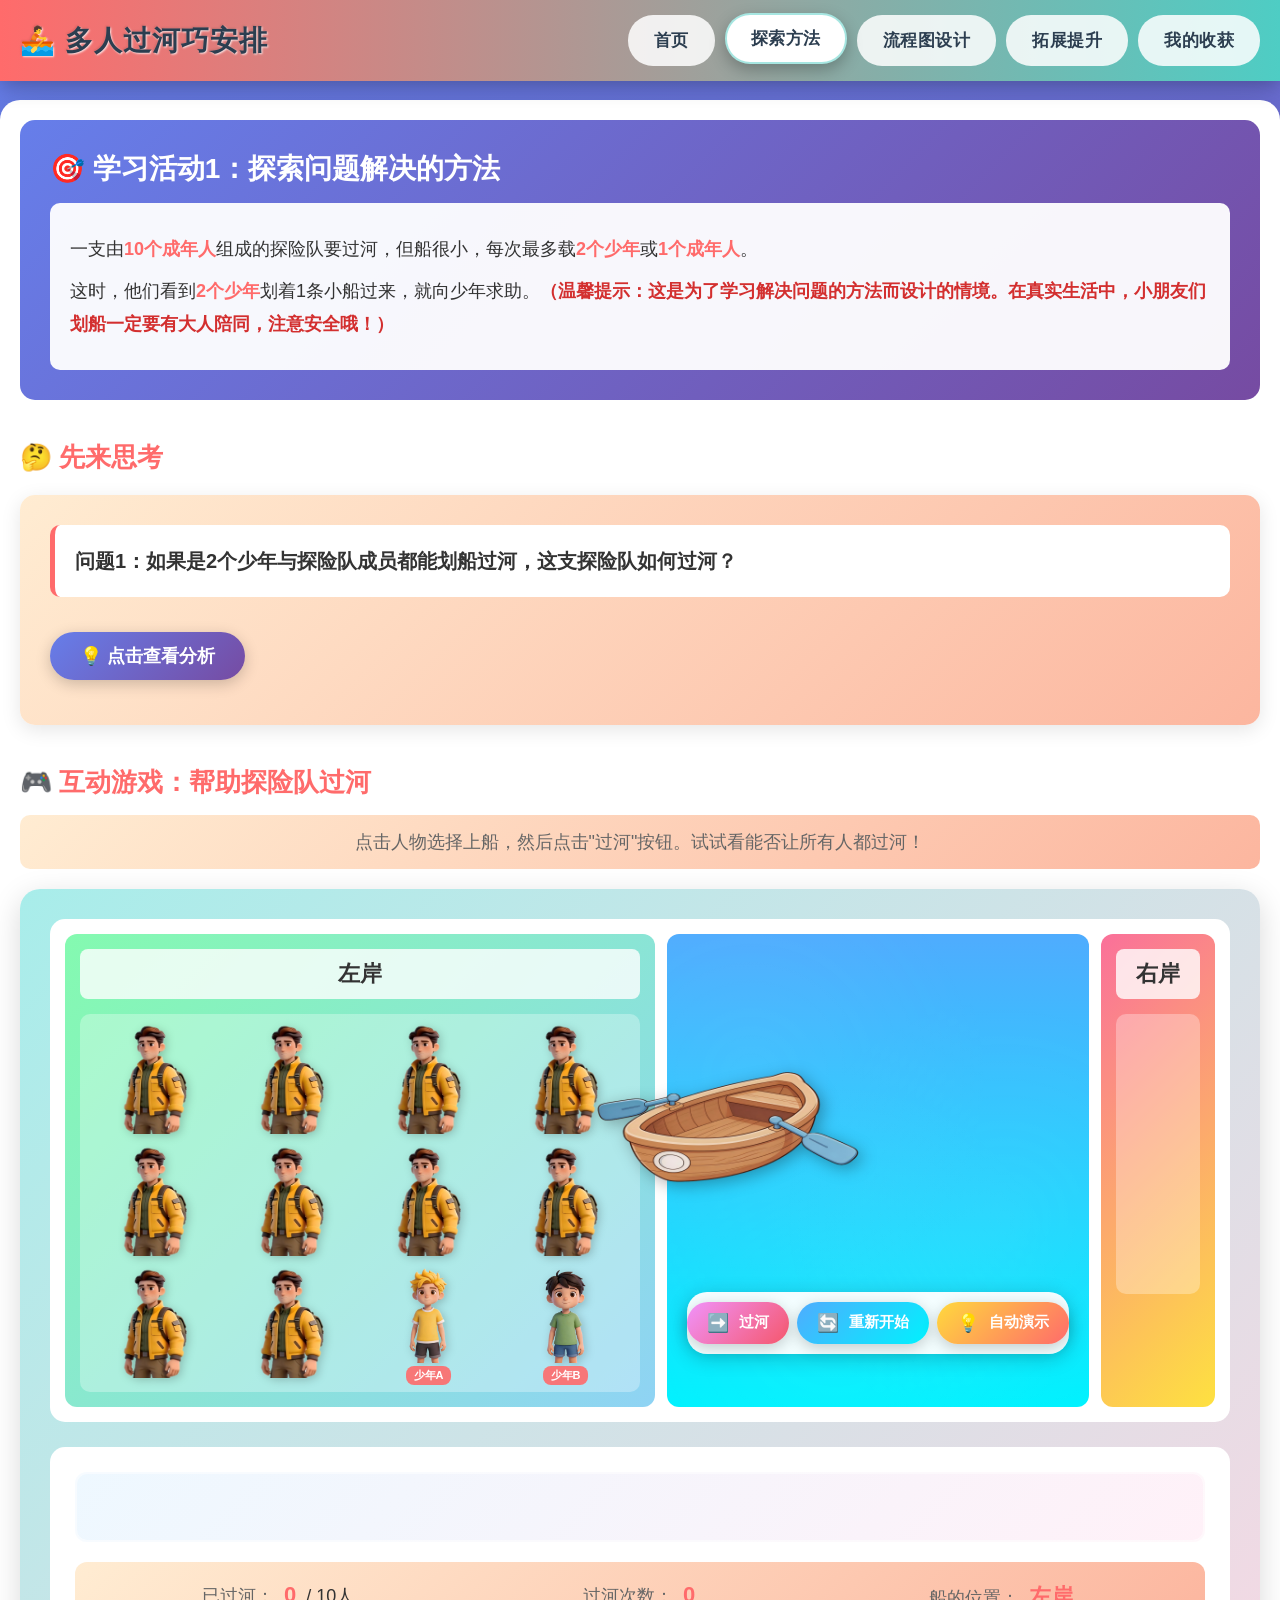
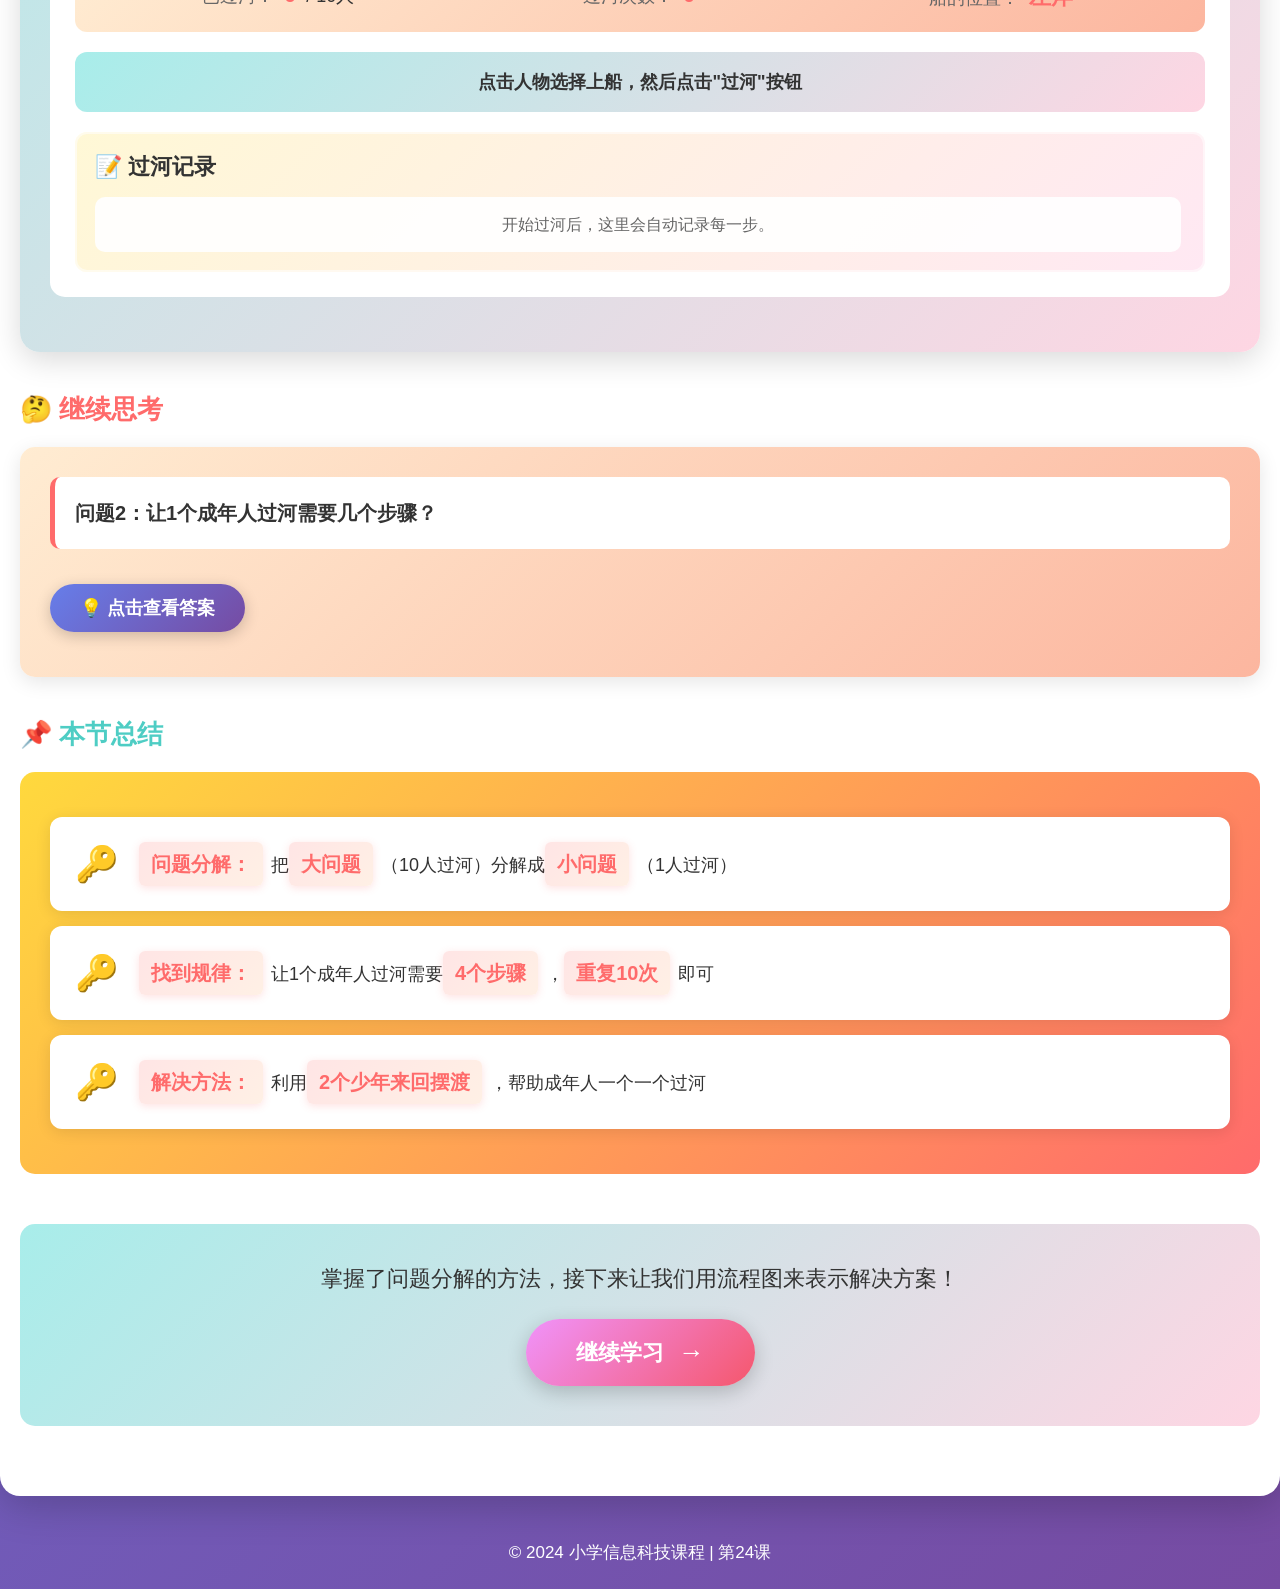
<file: html/activity1.html>
<!DOCTYPE html>
<html lang="zh-CN">
<head>
    <meta charset="UTF-8">
    <meta name="viewport" content="width=device-width, initial-scale=1.0">
    <title>探索方法 - 多人过河巧安排</title>
    <link rel="stylesheet" href="../css/style.css">
    <link rel="stylesheet" href="../css/activity1.css">
</head>
<body>
    <nav class="navbar">
        <div class="nav-container">
            <h1 class="nav-title">🚣 多人过河巧安排</h1>
            <ul class="nav-menu">
                <li><a href="../index.html">首页</a></li>
                <li><a href="activity1.html" class="active">探索方法</a></li>
                <li><a href="activity2.html">流程图设计</a></li>
                <li><a href="extension.html">拓展提升</a></li>
                <li><a href="assessment.html">我的收获</a></li>
            </ul>
        </div>
    </nav>

    <div class="container">
        <section class="activity-header">
            <h2>🎯 学习活动1：探索问题解决的方法</h2>
            <div class="problem-desc">
                <p>一支由<strong>10个成年人</strong>组成的探险队要过河，但船很小，每次最多载<strong>2个少年</strong>或<strong>1个成年人</strong>。</p>
                <p>这时，他们看到<strong>2个少年</strong>划着1条小船过来，就向少年求助。<span style="color: #D32F2F; font-weight: bold;">（温馨提示：这是为了学习解决问题的方法而设计的情境。在真实生活中，小朋友们划船一定要有大人陪同，注意安全哦！）</span></p>
            </div>
        </section>

        <section class="thinking-section">
            <h3>🤔 先来思考</h3>
            <div class="thinking-cards">
                <div class="think-card">
                    <h4>问题1：如果是2个少年与探险队成员都能划船过河，这支探险队如何过河？</h4>
                    <button class="reveal-btn" onclick="showAnswer(1)">💡 点击查看分析</button>
                    <div id="answer1" class="answer-content">
                        <p><strong>🔍 分析：</strong></p>
                        <p>通过阅读问题，发现隐含的条件是：这10个成年人只能一个一个地过河。</p>
                        <p>所以，解决问题的关键是什么？</p>
                        <p class="highlight">💡 关键是：找到让1个成年人过河的方法！</p>
                        <p>根据这个分析，如果1个成年人过一次河，其他人也可以按照相同的方法过河。</p>
                    </div>
                </div>
            </div>
        </section>

        <section class="game-section">
            <h3>🎮 互动游戏：帮助探险队过河</h3>
            <p class="game-tip">点击人物选择上船，然后点击"过河"按钮。试试看能否让所有人都过河！</p>
            
            <div class="game-container">
                <!-- 游戏场景 -->
                <div class="game-scene">
                    <!-- 左岸 -->
                    <div class="shore-area left-shore">
                        <div class="shore-bg"></div>
                        <h4 class="shore-title">左岸</h4>
                        <div id="leftBank" class="people-container">
                            <!-- 动态生成人物 -->
                        </div>
                    </div>

                    <!-- 河流和船 -->
                    <div class="river-area">
                        <div class="river-bg">
                            <div class="wave-animation"></div>
                        </div>
                        
                        <!-- 船的包装器，用于控制水平位置 -->
                        <div id="boatWrapper" class="boat-wrapper">
                            <div id="boat" class="boat-container">
                                <img src="../images/boat.png" alt="小船" class="boat-img">
                                <div id="boatPeople" class="boat-people"></div>
                            </div>
                        </div>
                        
                        <!-- 控制按钮 - 放在河流下方 -->
                        <div class="river-controls">
                            <button class="control-btn primary" onclick="crossRiver()">
                                <span class="btn-icon">➡️</span>
                                <span>过河</span>
                            </button>
                            <button class="control-btn secondary" onclick="resetGame()">
                                <span class="btn-icon">🔄</span>
                                <span>重新开始</span>
                            </button>
                            <button class="control-btn hint" onclick="autoDemo()">
                                <span class="btn-icon">💡</span>
                                <span>自动演示</span>
                            </button>
                        </div>
                    </div>

                    <!-- 右岸 -->
                    <div class="shore-area right-shore">
                        <div class="shore-bg"></div>
                        <h4 class="shore-title">右岸</h4>
                        <div id="rightBank" class="people-container">
                            <!-- 动态生成人物 -->
                        </div>
                    </div>
                </div>

                <!-- 游戏控制面板 -->
                <div class="control-panel">
                    <div class="loop-steps-panel">
                        <div class="loop-steps">
                            <span class="loop-step-tag" data-step="1">第1步：2个少年过河</span>
                            <span class="loop-step-tag" data-step="2">第2步：1个少年回来</span>
                            <span class="loop-step-tag" data-step="3">第3步：1个成年人过河</span>
                            <span class="loop-step-tag" data-step="4">第4步：另1个少年回来</span>
                        </div>
                        <div id="loopGuide" class="loop-guide">
                            <p class="loop-guide-text">💡 你发现了吗？每一轮都重复这4步，就能帮助1个成年人过河。</p>
                        </div>
                    </div>

                    <div class="game-stats">
                        <div class="stat-item">
                            <span class="stat-label">已过河：</span>
                            <span class="stat-value" id="crossedCount">0</span> / 10人
                        </div>
                        <div class="stat-item">
                            <span class="stat-label">过河次数：</span>
                            <span class="stat-value" id="tripCount">0</span>
                        </div>
                        <div class="stat-item">
                            <span class="stat-label">船的位置：</span>
                            <span class="stat-value" id="boatPos">左岸</span>
                        </div>
                    </div>

                    <div id="gameMessage" class="game-message">
                        点击人物选择上船，然后点击"过河"按钮
                    </div>
                    
                    <div class="record-panel">
                        <h4 class="record-title">📝 过河记录</h4>
                        <div id="crossingRecords" class="record-list">
                            <div class="record-empty">开始过河后，这里会自动记录每一步。</div>
                        </div>
                    </div>
                </div>
            </div>
        </section>

        <section class="thinking-section">
            <h3>🤔 继续思考</h3>
            <div class="thinking-cards">
                <div class="think-card">
                    <h4>问题2：让1个成年人过河需要几个步骤？</h4>
                    <button class="reveal-btn" onclick="showAnswer(2)">💡 点击查看答案</button>
                    <div id="answer2" class="answer-content">
                        <p><strong>📝 答案：需要4个步骤</strong></p>
                        <div class="steps-list-horizontal">
                            <div class="step-card-item">
                                <div class="step-num">1</div>
                                <div class="step-text">2个少年划船到对岸</div>
                            </div>
                            <div class="step-arrow">→</div>
                            <div class="step-card-item">
                                <div class="step-num">2</div>
                                <div class="step-text">少年A划船回来，少年B留在对岸</div>
                            </div>
                            <div class="step-arrow">→</div>
                            <div class="step-card-item">
                                <div class="step-num">3</div>
                                <div class="step-text">1个成年人划船到对岸</div>
                            </div>
                            <div class="step-arrow">→</div>
                            <div class="step-card-item">
                                <div class="step-num">4</div>
                                <div class="step-text">少年B划船回来</div>
                            </div>
                        </div>
                        <p class="highlight">这样，1个成年人成功过河了，2个少年又回到了左岸，可以继续帮助下一个成年人过河！</p>
                    </div>
                </div>
            </div>
        </section>

        <section class="summary-section">
            <h3>📌 本节总结</h3>
            <div class="summary-box">
                <div class="summary-item">
                    <span class="summary-icon">🔑</span>
                    <p><strong>问题分解：</strong>把<strong>大问题</strong>（10人过河）分解成<strong>小问题</strong>（1人过河）</p>
                </div>
                <div class="summary-item">
                    <span class="summary-icon">🔑</span>
                    <p><strong>找到规律：</strong>让1个成年人过河需要<strong>4个步骤</strong>，<strong>重复10次</strong>即可</p>
                </div>
                <div class="summary-item">
                    <span class="summary-icon">🔑</span>
                    <p><strong>解决方法：</strong>利用<strong>2个少年来回摆渡</strong>，帮助成年人一个一个过河</p>
                </div>
            </div>
        </section>

        <div class="next-section">
            <p>掌握了问题分解的方法，接下来让我们用流程图来表示解决方案！</p>
            <a href="activity2.html" class="next-btn">
                <span>继续学习</span>
                <span class="arrow">→</span>
            </a>
        </div>
    </div>

    <footer>
        <p>© 2024 小学信息科技课程 | 第24课</p>
    </footer>

    <script src="../js/activity1.js"></script>
</body>
</html>
</file>
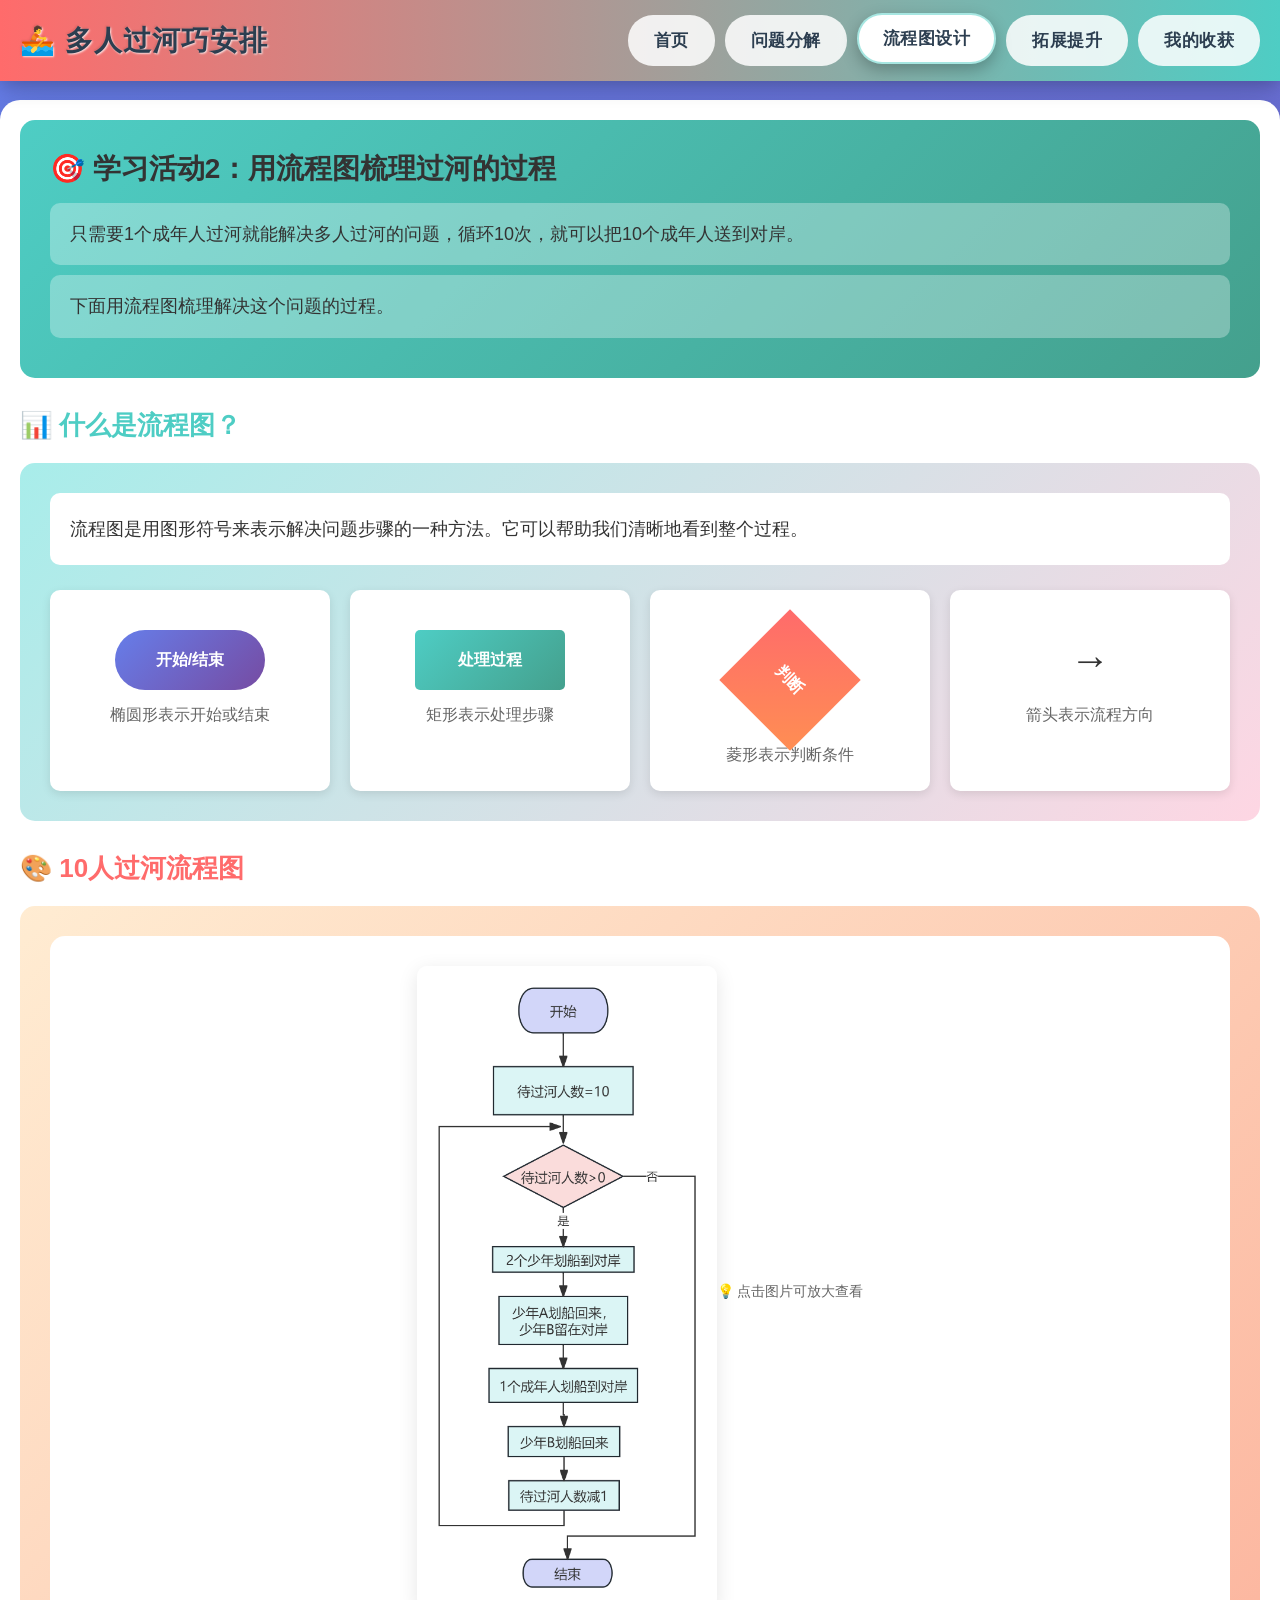
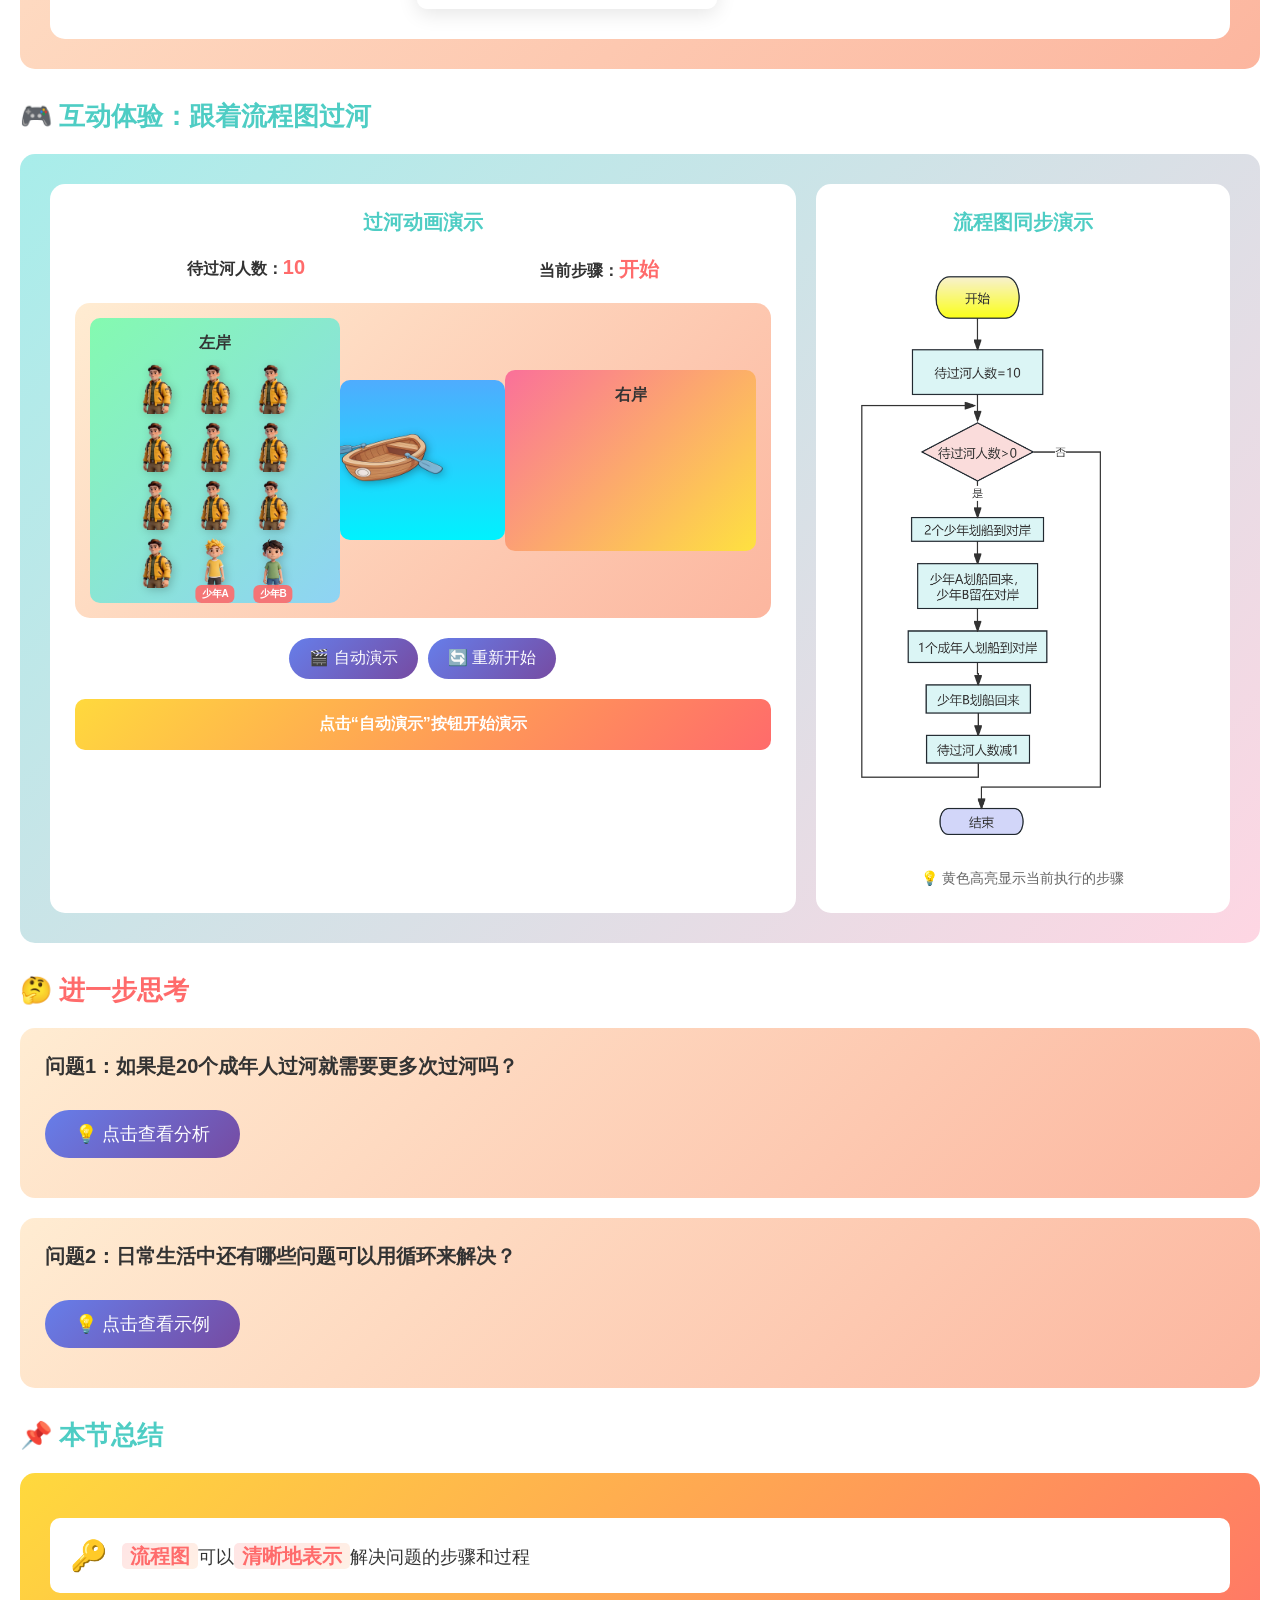
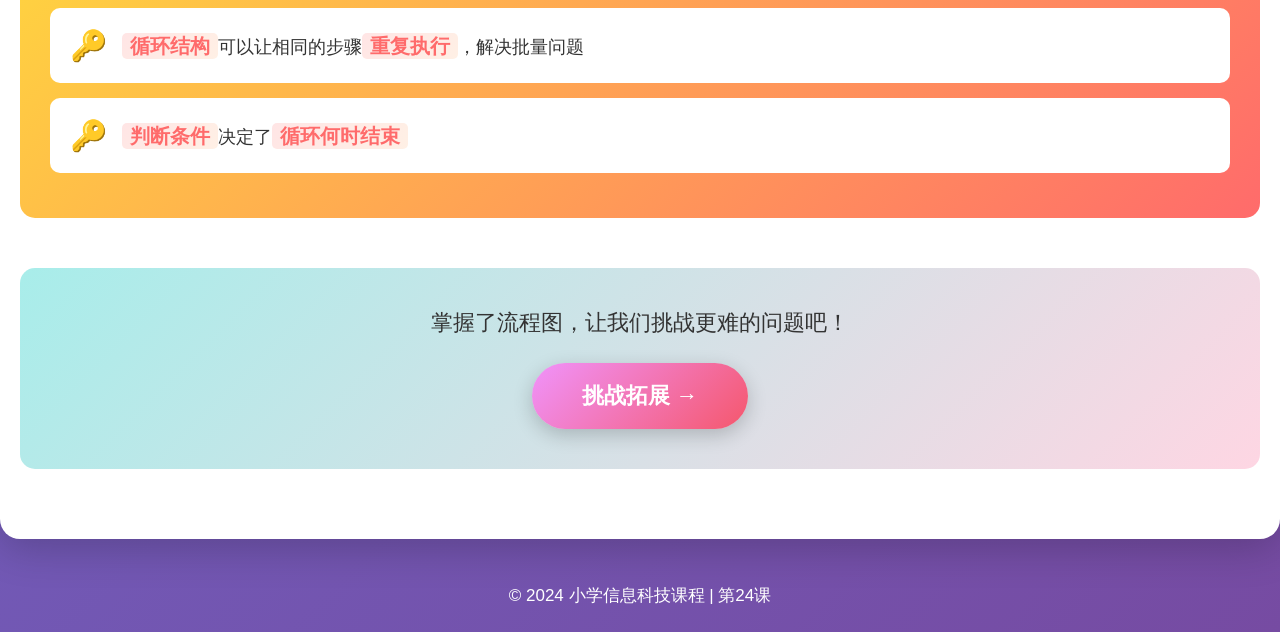
<file: html/activity2.html>
<!DOCTYPE html>
<html lang="zh-CN">
<head>
    <meta charset="UTF-8">
    <meta name="viewport" content="width=device-width, initial-scale=1.0">
    <title>流程图设计 - 多人过河巧安排</title>
    <link rel="stylesheet" href="../css/style.css">
    <link rel="stylesheet" href="../css/activity2.css">
</head>
<body>
    <nav class="navbar">
        <div class="nav-container">
            <h1 class="nav-title">🚣 多人过河巧安排</h1>
            <ul class="nav-menu">
                <li><a href="../index.html">首页</a></li>
                <li><a href="activity1.html">问题分解</a></li>
                <li><a href="activity2.html" class="active">流程图设计</a></li>
                <li><a href="extension.html">拓展提升</a></li>
                <li><a href="assessment.html">我的收获</a></li>
            </ul>
        </div>
    </nav>

    <div class="container">
        <section class="activity-header">
            <h2>🎯 学习活动2：用流程图梳理过河的过程</h2>
            <p class="activity-desc">只需要1个成年人过河就能解决多人过河的问题，循环10次，就可以把10个成年人送到对岸。</p>
            <p class="activity-desc">下面用流程图梳理解决这个问题的过程。</p>
        </section>

        <section class="flowchart-intro">
            <h3>📊 什么是流程图？</h3>
            <div class="intro-box">
                <p>流程图是用图形符号来表示解决问题步骤的一种方法。它可以帮助我们清晰地看到整个过程。</p>
                <div class="symbols-grid">
                    <div class="symbol-card">
                        <div class="symbol start-end">开始/结束</div>
                        <p>椭圆形表示开始或结束</p>
                    </div>
                    <div class="symbol-card">
                        <div class="symbol process">处理过程</div>
                        <p>矩形表示处理步骤</p>
                    </div>
                    <div class="symbol-card">
                        <div class="symbol decision">判断</div>
                        <p>菱形表示判断条件</p>
                    </div>
                    <div class="symbol-card">
                        <div class="symbol arrow">→</div>
                        <p>箭头表示流程方向</p>
                    </div>
                </div>
            </div>
        </section>

        <section class="flowchart-display">
            <h3>🎨 10人过河流程图</h3>
            <div class="flowchart-container">
                <div class="flowchart-image">
                    <img src="../images/多人过河流程图.png" alt="多人过河流程图" class="flowchart-img" onclick="openImageModal(this)">
                    <p class="click-hint">💡 点击图片可放大查看</p>
                </div>
            </div>
        </section>

        <!-- 图片放大模态框 -->
        <div id="imageModal" class="image-modal" onclick="closeImageModal()">
            <span class="modal-close">&times;</span>
            <img class="modal-content" id="modalImage">
        </div>

        <section class="interactive-flowchart">
            <h3>🎮 互动体验：跟着流程图过河</h3>
            <div class="interactive-container">
                <div class="dual-display">
                    <!-- 左侧：过河动画 -->
                    <div class="animation-panel">
                        <h4>过河动画演示</h4>
                        <div class="sim-info">
                            <p>待过河人数：<span id="remainingPeople" class="highlight">10</span></p>
                            <p>当前步骤：<span id="currentStep" class="highlight">开始</span></p>
                        </div>
                        
                        <div class="sim-scene">
                            <div class="sim-shore left">
                                <h5>左岸</h5>
                                <div id="simLeft" class="sim-people"></div>
                            </div>
                            
                            <div class="sim-river">
                                <div id="simBoat" class="sim-boat">
                                    <img src="../images/boat.png" alt="空船">
                                </div>
                            </div>
                            
                            <div class="sim-shore right">
                                <h5>右岸</h5>
                                <div id="simRight" class="sim-people"></div>
                            </div>
                        </div>
                        
                        <div class="sim-controls">
                            <button class="sim-btn" onclick="startSimulation()">🎬 自动演示</button>
                            <button class="sim-btn" onclick="resetSimulation()">🔄 重新开始</button>
                        </div>
                        
                        <div id="simMessage" class="sim-message">点击"自动演示"按钮开始演示</div>
                    </div>
                    
                    <!-- 右侧：流程图高亮 -->
                    <div class="flowchart-panel">
                        <h4>流程图同步演示</h4>
                        <div class="flowchart-highlight-container">
                            <img id="flowchartImage" src="../images/flowchart-start.png" alt="流程图" class="flowchart-bg">
                        </div>
                        <p class="flowchart-hint">💡 黄色高亮显示当前执行的步骤</p>
                    </div>
                </div>
            </div>
        </section>

        <section class="thinking-section">
            <h3>🤔 进一步思考</h3>
            <div class="thinking-cards">
                <div class="think-question">
                    <h4>问题1：如果是20个成年人过河就需要更多次过河吗？</h4>
                    <button class="think-btn" onclick="showThinking(1)">💡 点击查看分析</button>
                    <div id="thinking1" class="thinking-answer">
                        <p>是的！如果修改流程图中的初始值，把"将过河人数=10"改为"将过河人数=20"，就可以解决20个成年人过河的问题。</p>
                        <p>这就是循环的威力：相同的步骤重复执行，就能解决更大规模的问题！</p>
                    </div>
                </div>
                
                <div class="think-question">
                    <h4>问题2：日常生活中还有哪些问题可以用循环来解决？</h4>
                    <button class="think-btn" onclick="showThinking(2)">💡 点击查看示例</button>
                    <div id="thinking2" class="thinking-answer">
                        <p>生活中有很多循环的例子：</p>
                        <ul>
                            <li>🍽️ 洗碗：重复"拿起碗→清洗→放好"的步骤，直到所有碗都洗完</li>
                            <li>📚 做作业：重复"读题→思考→解答"的步骤，直到所有题目都完成</li>
                            <li>🌳 种树：重复"挖坑→放树苗→填土→浇水"的步骤，直到种完所有树</li>
                        </ul>
                    </div>
                </div>
            </div>
        </section>

        <section class="key-points">
            <h3>📌 本节总结</h3>
            <div class="summary-box">
                <div class="key-point">
                    <span class="point-icon">🔑</span>
                    <p><strong>流程图</strong>可以<strong>清晰地表示</strong>解决问题的步骤和过程</p>
                </div>
                <div class="key-point">
                    <span class="point-icon">🔑</span>
                    <p><strong>循环结构</strong>可以让相同的步骤<strong>重复执行</strong>，解决批量问题</p>
                </div>
                <div class="key-point">
                    <span class="point-icon">🔑</span>
                    <p><strong>判断条件</strong>决定了<strong>循环何时结束</strong></p>
                </div>
            </div>
        </section>

        <div class="next-section">
            <p>掌握了流程图，让我们挑战更难的问题吧！</p>
            <a href="extension.html" class="next-btn">挑战拓展 →</a>
        </div>
    </div>

    <footer>
        <p>© 2024 小学信息科技课程 | 第24课</p>
    </footer>

    <script src="../js/activity2.js"></script>
</body>
</html>
</file>
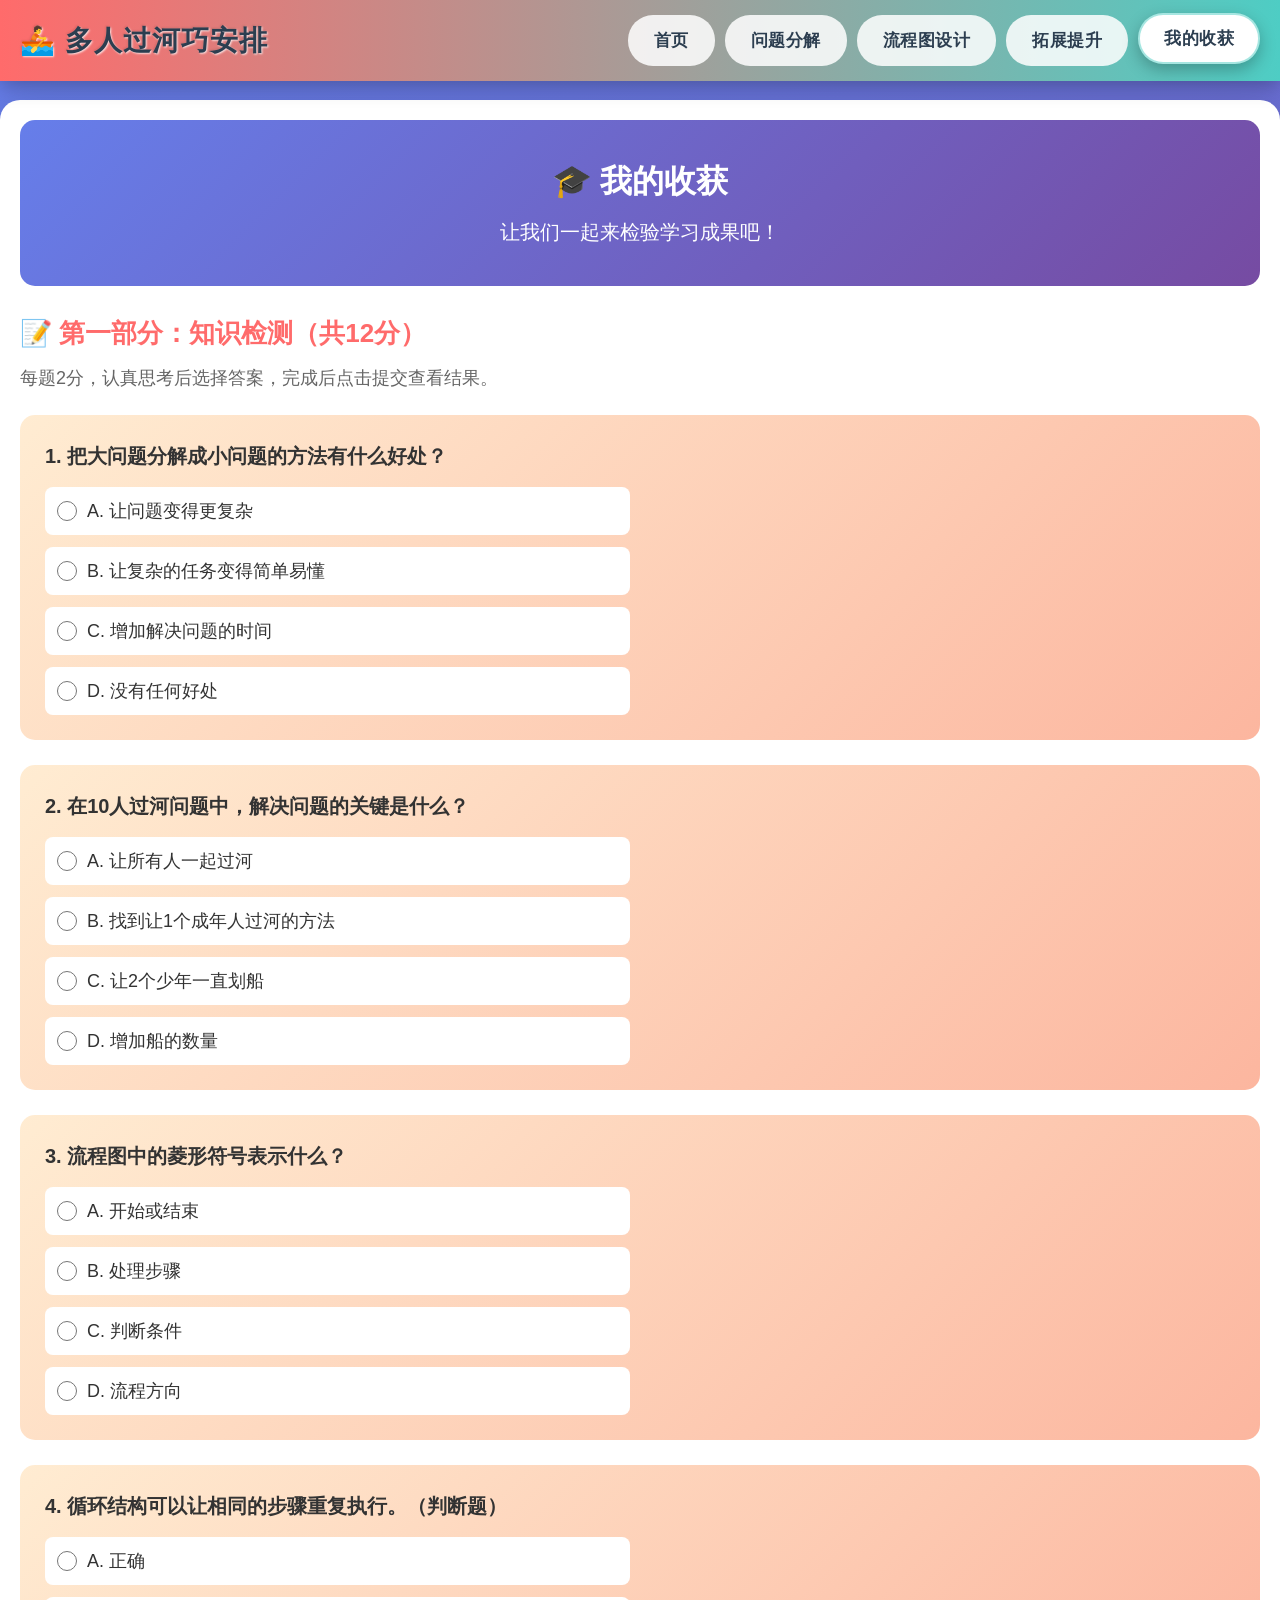
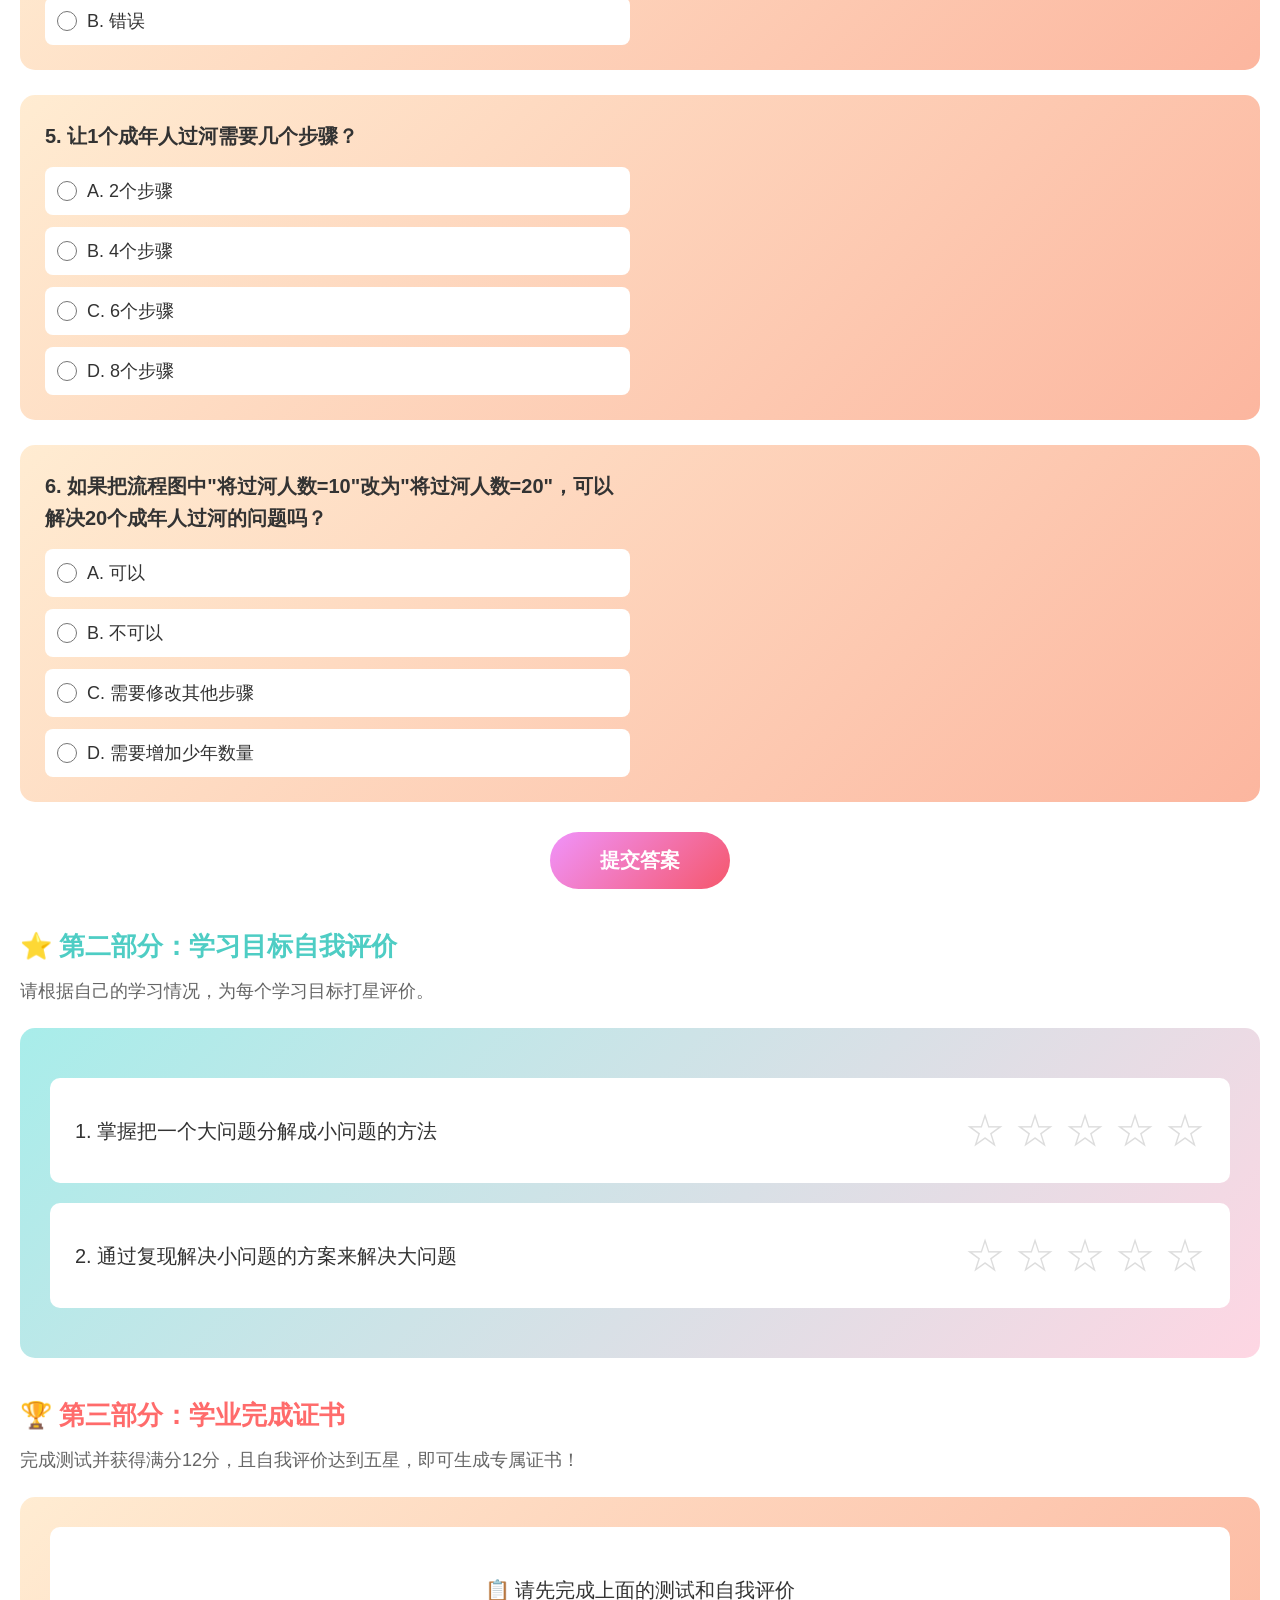
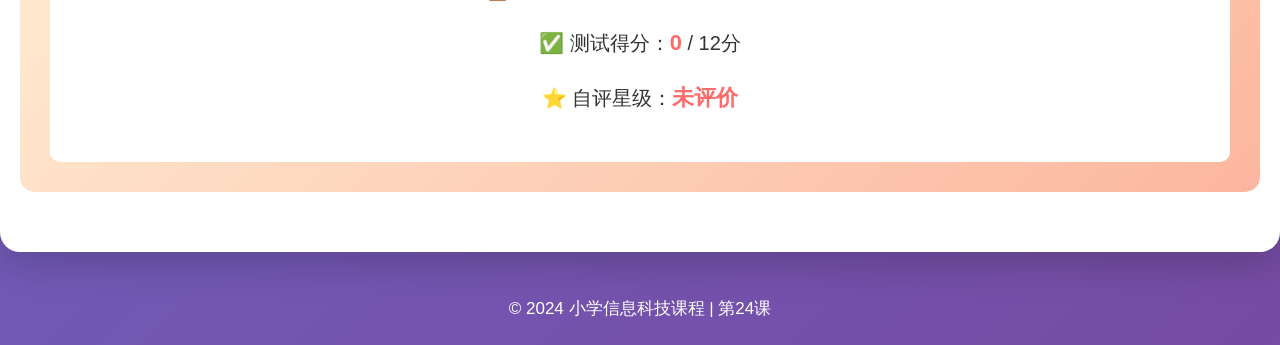
<file: html/assessment.html>
<!DOCTYPE html>
<html lang="zh-CN">
<head>
    <meta charset="UTF-8">
    <meta name="viewport" content="width=device-width, initial-scale=1.0">
    <title>我的收获 - 多人过河巧安排</title>
    <link rel="stylesheet" href="../css/style.css">
    <link rel="stylesheet" href="../css/assessment.css">
</head>
<body>
    <nav class="navbar">
        <div class="nav-container">
            <h1 class="nav-title">🚣 多人过河巧安排</h1>
            <ul class="nav-menu">
                <li><a href="../index.html">首页</a></li>
                <li><a href="activity1.html">问题分解</a></li>
                <li><a href="activity2.html">流程图设计</a></li>
                <li><a href="extension.html">拓展提升</a></li>
                <li><a href="assessment.html" class="active">我的收获</a></li>
            </ul>
        </div>
    </nav>

    <div class="container">
        <section class="page-header">
            <h2>🎓 我的收获</h2>
            <p>让我们一起来检验学习成果吧！</p>
        </section>

        <!-- 第一部分：测试题 -->
        <section class="test-section">
            <h3>📝 第一部分：知识检测（共12分）</h3>
            <p class="section-desc">每题2分，认真思考后选择答案，完成后点击提交查看结果。</p>
            
            <div class="test-container">
                <div class="question-item">
                    <div class="question-content">
                        <h4>1. 把大问题分解成小问题的方法有什么好处？</h4>
                        <div class="options">
                            <label><input type="radio" name="q1" value="A"> A. 让问题变得更复杂</label>
                            <label><input type="radio" name="q1" value="B"> B. 让复杂的任务变得简单易懂</label>
                            <label><input type="radio" name="q1" value="C"> C. 增加解决问题的时间</label>
                            <label><input type="radio" name="q1" value="D"> D. 没有任何好处</label>
                        </div>
                    </div>
                    <div class="feedback" id="feedback1"></div>
                </div>

                <div class="question-item">
                    <div class="question-content">
                        <h4>2. 在10人过河问题中，解决问题的关键是什么？</h4>
                        <div class="options">
                            <label><input type="radio" name="q2" value="A"> A. 让所有人一起过河</label>
                            <label><input type="radio" name="q2" value="B"> B. 找到让1个成年人过河的方法</label>
                            <label><input type="radio" name="q2" value="C"> C. 让2个少年一直划船</label>
                            <label><input type="radio" name="q2" value="D"> D. 增加船的数量</label>
                        </div>
                    </div>
                    <div class="feedback" id="feedback2"></div>
                </div>

                <div class="question-item">
                    <div class="question-content">
                        <h4>3. 流程图中的菱形符号表示什么？</h4>
                        <div class="options">
                            <label><input type="radio" name="q3" value="A"> A. 开始或结束</label>
                            <label><input type="radio" name="q3" value="B"> B. 处理步骤</label>
                            <label><input type="radio" name="q3" value="C"> C. 判断条件</label>
                            <label><input type="radio" name="q3" value="D"> D. 流程方向</label>
                        </div>
                    </div>
                    <div class="feedback" id="feedback3"></div>
                </div>

                <div class="question-item">
                    <div class="question-content">
                        <h4>4. 循环结构可以让相同的步骤重复执行。（判断题）</h4>
                        <div class="options">
                            <label><input type="radio" name="q4" value="A"> A. 正确</label>
                            <label><input type="radio" name="q4" value="B"> B. 错误</label>
                        </div>
                    </div>
                    <div class="feedback" id="feedback4"></div>
                </div>

                <div class="question-item">
                    <div class="question-content">
                        <h4>5. 让1个成年人过河需要几个步骤？</h4>
                        <div class="options">
                            <label><input type="radio" name="q5" value="A"> A. 2个步骤</label>
                            <label><input type="radio" name="q5" value="B"> B. 4个步骤</label>
                            <label><input type="radio" name="q5" value="C"> C. 6个步骤</label>
                            <label><input type="radio" name="q5" value="D"> D. 8个步骤</label>
                        </div>
                    </div>
                    <div class="feedback" id="feedback5"></div>
                </div>

                <div class="question-item">
                    <div class="question-content">
                        <h4>6. 如果把流程图中"将过河人数=10"改为"将过河人数=20"，可以解决20个成年人过河的问题吗？</h4>
                        <div class="options">
                            <label><input type="radio" name="q6" value="A"> A. 可以</label>
                            <label><input type="radio" name="q6" value="B"> B. 不可以</label>
                            <label><input type="radio" name="q6" value="C"> C. 需要修改其他步骤</label>
                            <label><input type="radio" name="q6" value="D"> D. 需要增加少年数量</label>
                        </div>
                    </div>
                    <div class="feedback" id="feedback6"></div>
                </div>
            </div>

            <div class="test-actions">
                <button class="submit-btn" onclick="submitTest()">提交答案</button>
                <button class="retry-btn" onclick="retryTest()" style="display:none;">重新做题</button>
            </div>

            <div id="testResult" class="test-result"></div>
        </section>

        <!-- 第二部分：自我评价 -->
        <section class="self-evaluation">
            <h3>⭐ 第二部分：学习目标自我评价</h3>
            <p class="section-desc">请根据自己的学习情况，为每个学习目标打星评价。</p>
            
            <div class="evaluation-container">
                <div class="eval-item">
                    <div class="eval-goal">
                        <p>1. 掌握把一个大问题分解成小问题的方法</p>
                    </div>
                    <div class="star-rating" data-goal="1">
                        <span class="star" data-value="1">☆</span>
                        <span class="star" data-value="2">☆</span>
                        <span class="star" data-value="3">☆</span>
                        <span class="star" data-value="4">☆</span>
                        <span class="star" data-value="5">☆</span>
                    </div>
                </div>

                <div class="eval-item">
                    <div class="eval-goal">
                        <p>2. 通过复现解决小问题的方案来解决大问题</p>
                    </div>
                    <div class="star-rating" data-goal="2">
                        <span class="star" data-value="1">☆</span>
                        <span class="star" data-value="2">☆</span>
                        <span class="star" data-value="3">☆</span>
                        <span class="star" data-value="4">☆</span>
                        <span class="star" data-value="5">☆</span>
                    </div>
                </div>
            </div>

            <div id="evalResult" class="eval-result"></div>
        </section>

        <!-- 第三部分：证书生成 -->
        <section class="certificate-section">
            <h3>🏆 第三部分：学业完成证书</h3>
            <p class="section-desc">完成测试并获得满分12分，且自我评价达到五星，即可生成专属证书！</p>
            
            <div id="certificateArea" class="certificate-area">
                <div class="certificate-prompt">
                    <p>📋 请先完成上面的测试和自我评价</p>
                    <p>✅ 测试得分：<span id="scoreDisplay">0</span> / 12分</p>
                    <p>⭐ 自评星级：<span id="starDisplay">未评价</span></p>
                </div>

                <div id="certificateForm" class="certificate-form" style="display:none;">
                    <h4>🎉 恭喜你达到要求！请输入姓名生成证书：</h4>
                    <input type="text" id="studentName" placeholder="请输入你的姓名" maxlength="10">
                    <button class="generate-btn" onclick="generateCertificate()">生成证书</button>
                </div>

                <div id="certificateDisplay" class="certificate-display" style="display:none;">
                    <div id="certificate" class="certificate">
                        <img class="cert-bg-image" src="../images/background.jpg" alt="">
                        <div class="cert-inner">
                            <h2 class="cert-title">学业完成证书</h2>
                            <div class="cert-content">
                                <p class="cert-student">同学：<span id="certName"></span></p>
                                <p class="cert-text">在《第24课 多人过河巧安排》的学习中</p>
                                <p class="cert-text">表现优异，成绩突出</p>
                                <p class="cert-text">掌握了问题分解的方法</p>
                                <p class="cert-text">特发此证，以资鼓励！</p>
                                <div class="cert-footer">
                                    <p class="cert-date">颁发日期：<span id="certDate"></span></p>
                                    <img class="cert-stamp" src="../images/jiang.png" alt="印章">
                                </div>
                            </div>
                        </div>
                    </div>
                    <div class="cert-actions">
                        <button class="download-btn" onclick="downloadCertificate()">📥 下载证书</button>
                        <p class="cert-note">💡 提示：如需完整版证书，请使用截图功能（Ctrl+Shift+X）</p>
                    </div>
                </div>
            </div>
        </section>
    </div>

    <footer>
        <p>© 2024 小学信息科技课程 | 第24课</p>
    </footer>

    <script src="../js/html2canvas.min.js"></script>
    <script src="../js/assessment.js"></script>
</body>
</html>
</file>
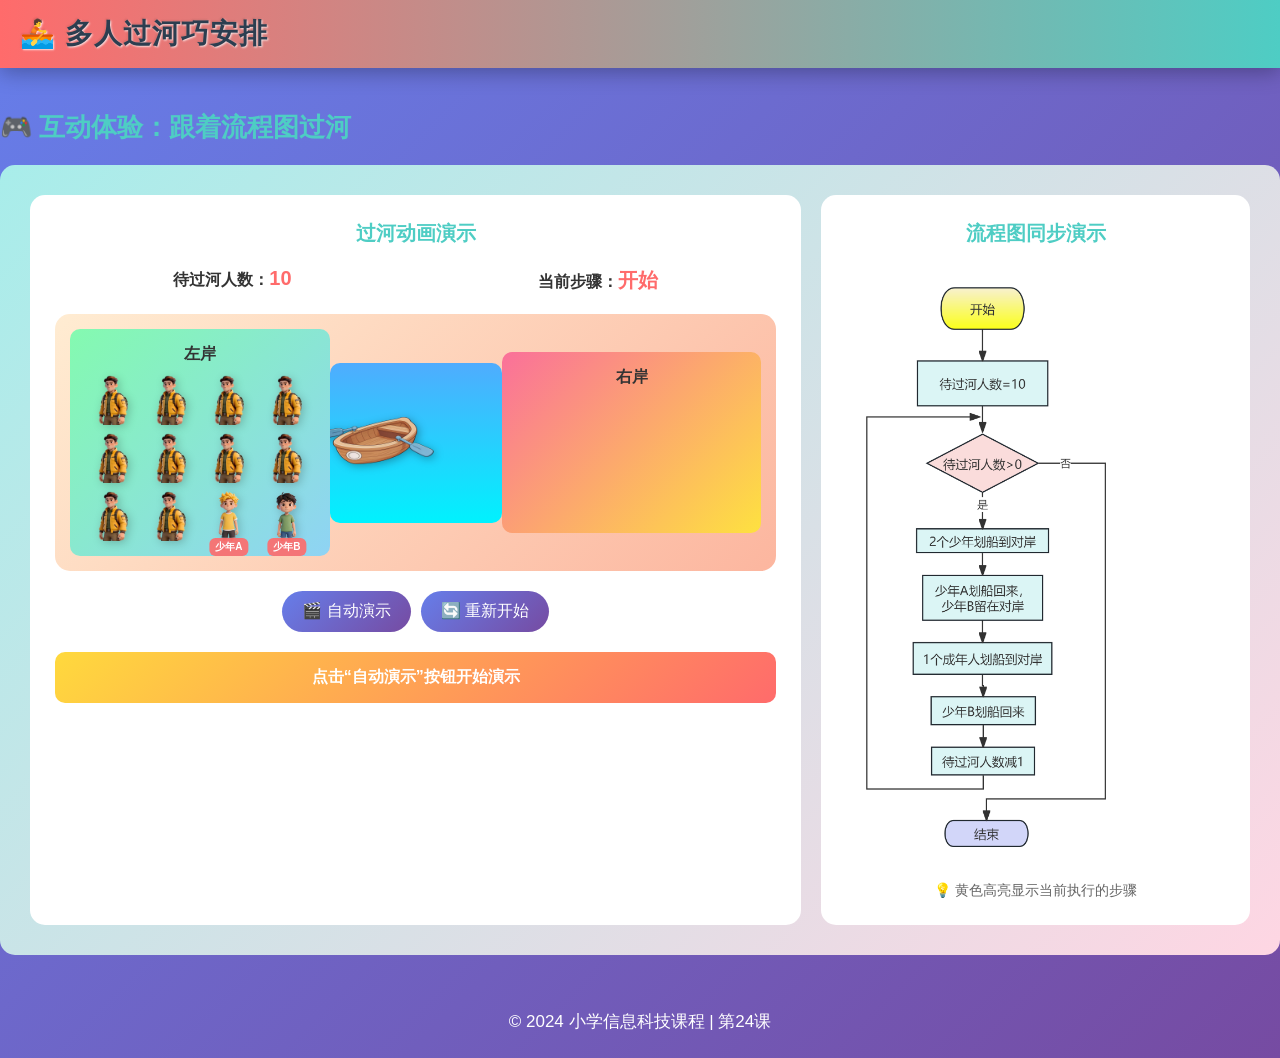
<file: html/donghuayanshi.html>
<!DOCTYPE html>
<html lang="zh-CN">
<head>
    <meta charset="UTF-8">
    <meta name="viewport" content="width=device-width, initial-scale=1.0">
    <title>流程图设计 - 多人过河巧安排</title>
    <link rel="stylesheet" href="../css/style.css">
    <link rel="stylesheet" href="../css/activity2.css">
</head>
<body>
    <nav class="navbar">
        <div class="nav-container">
            <h1 class="nav-title">🚣 多人过河巧安排</h1>
        </div>
    </nav>

        <section class="interactive-flowchart">
            <h3>🎮 互动体验：跟着流程图过河</h3>
            <div class="interactive-container">
                <div class="dual-display">
                    <!-- 左侧：过河动画 -->
                    <div class="animation-panel">
                        <h4>过河动画演示</h4>
                        <div class="sim-info">
                            <p>待过河人数：<span id="remainingPeople" class="highlight">10</span></p>
                            <p>当前步骤：<span id="currentStep" class="highlight">开始</span></p>
                        </div>
                        
                        <div class="sim-scene">
                            <div class="sim-shore left">
                                <h5>左岸</h5>
                                <div id="simLeft" class="sim-people"></div>
                            </div>
                            
                            <div class="sim-river">
                                <div id="simBoat" class="sim-boat">
                                    <img src="../images/boat.png" alt="空船">
                                </div>
                            </div>
                            
                            <div class="sim-shore right">
                                <h5>右岸</h5>
                                <div id="simRight" class="sim-people"></div>
                            </div>
                        </div>
                        
                        <div class="sim-controls">
                            <button class="sim-btn" onclick="startSimulation()">🎬 自动演示</button>
                            <button class="sim-btn" onclick="resetSimulation()">🔄 重新开始</button>
                        </div>
                        
                        <div id="simMessage" class="sim-message">点击"自动演示"按钮开始演示</div>
                    </div>
                    
                    <!-- 右侧：流程图高亮 -->
                    <div class="flowchart-panel">
                        <h4>流程图同步演示</h4>
                        <div class="flowchart-highlight-container">
                            <img id="flowchartImage" src="../images/flowchart-start.png" alt="流程图" class="flowchart-bg">
                        </div>
                        <p class="flowchart-hint">💡 黄色高亮显示当前执行的步骤</p>
                    </div>
                </div>
            </div>
        </section>


    <footer>
        <p>© 2024 小学信息科技课程 | 第24课</p>
    </footer>

    <script src="../js/activity2.js"></script>
</body>
</html>
</file>
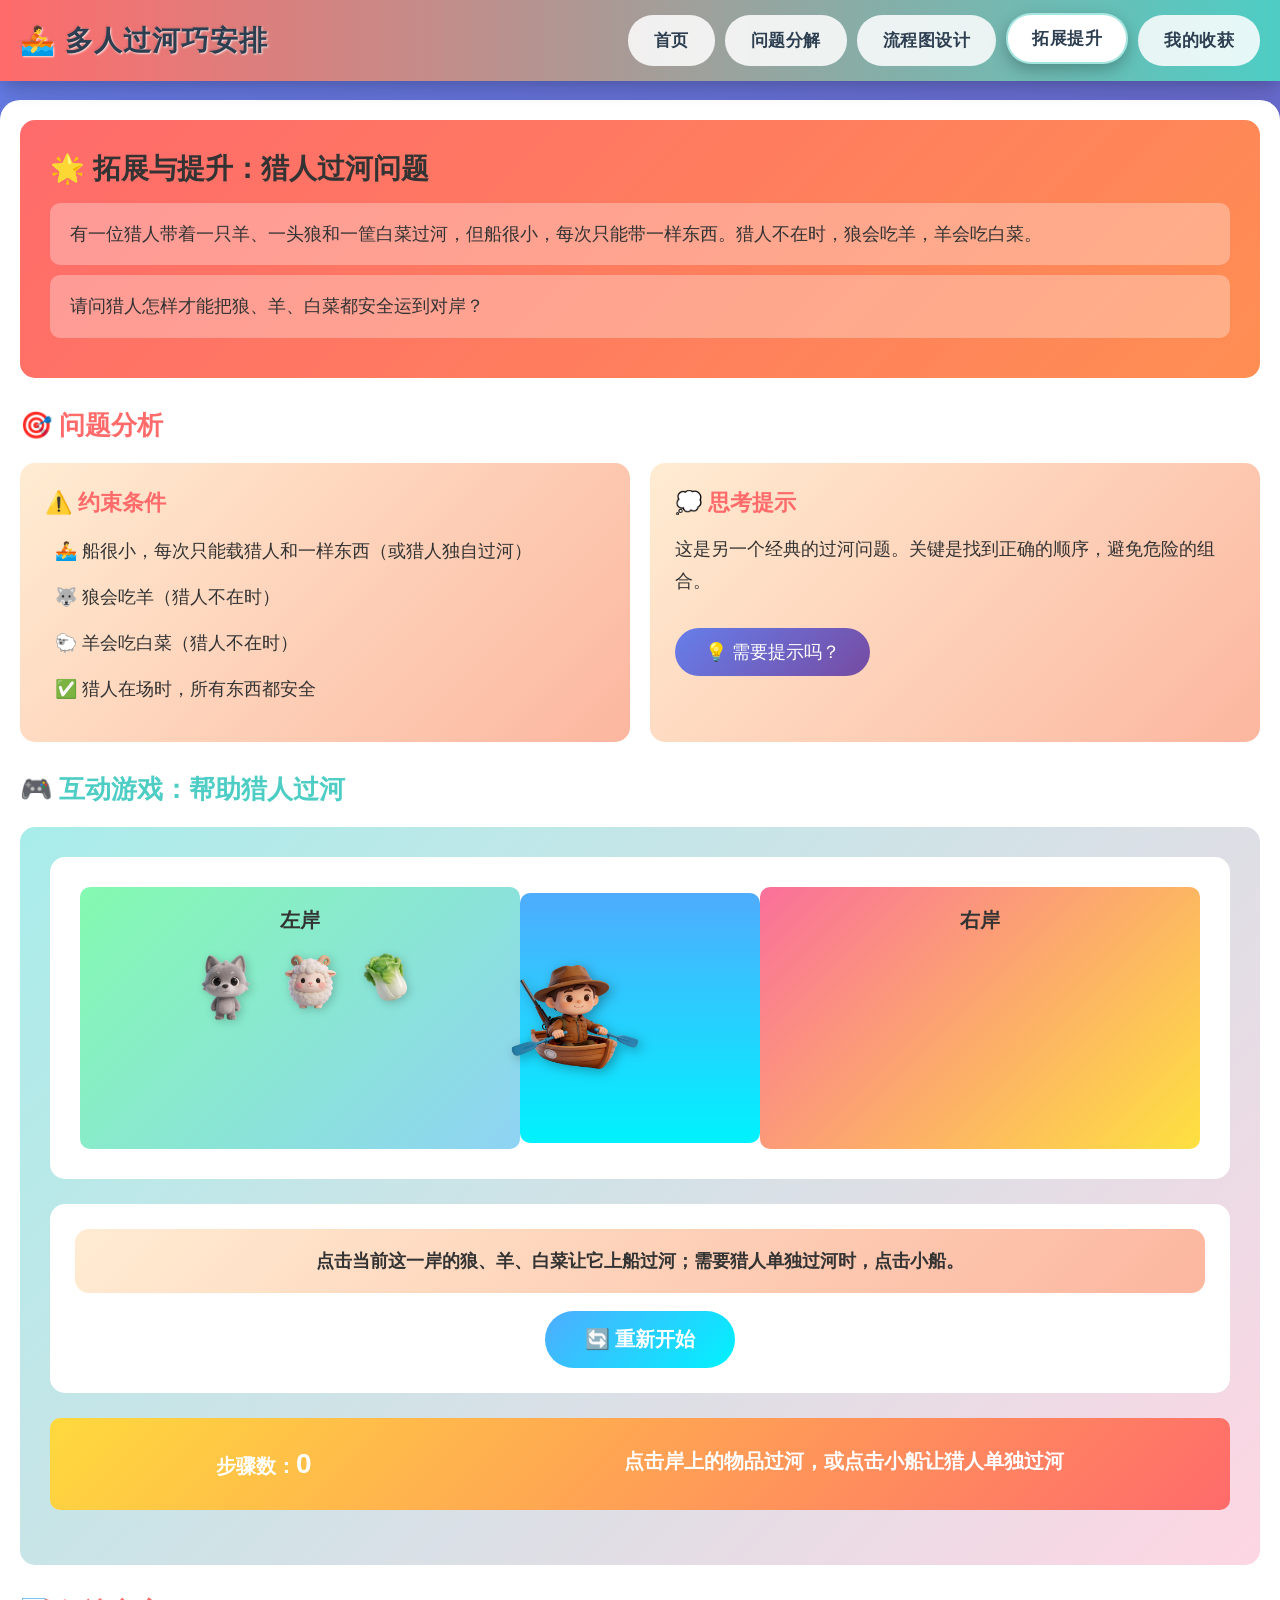
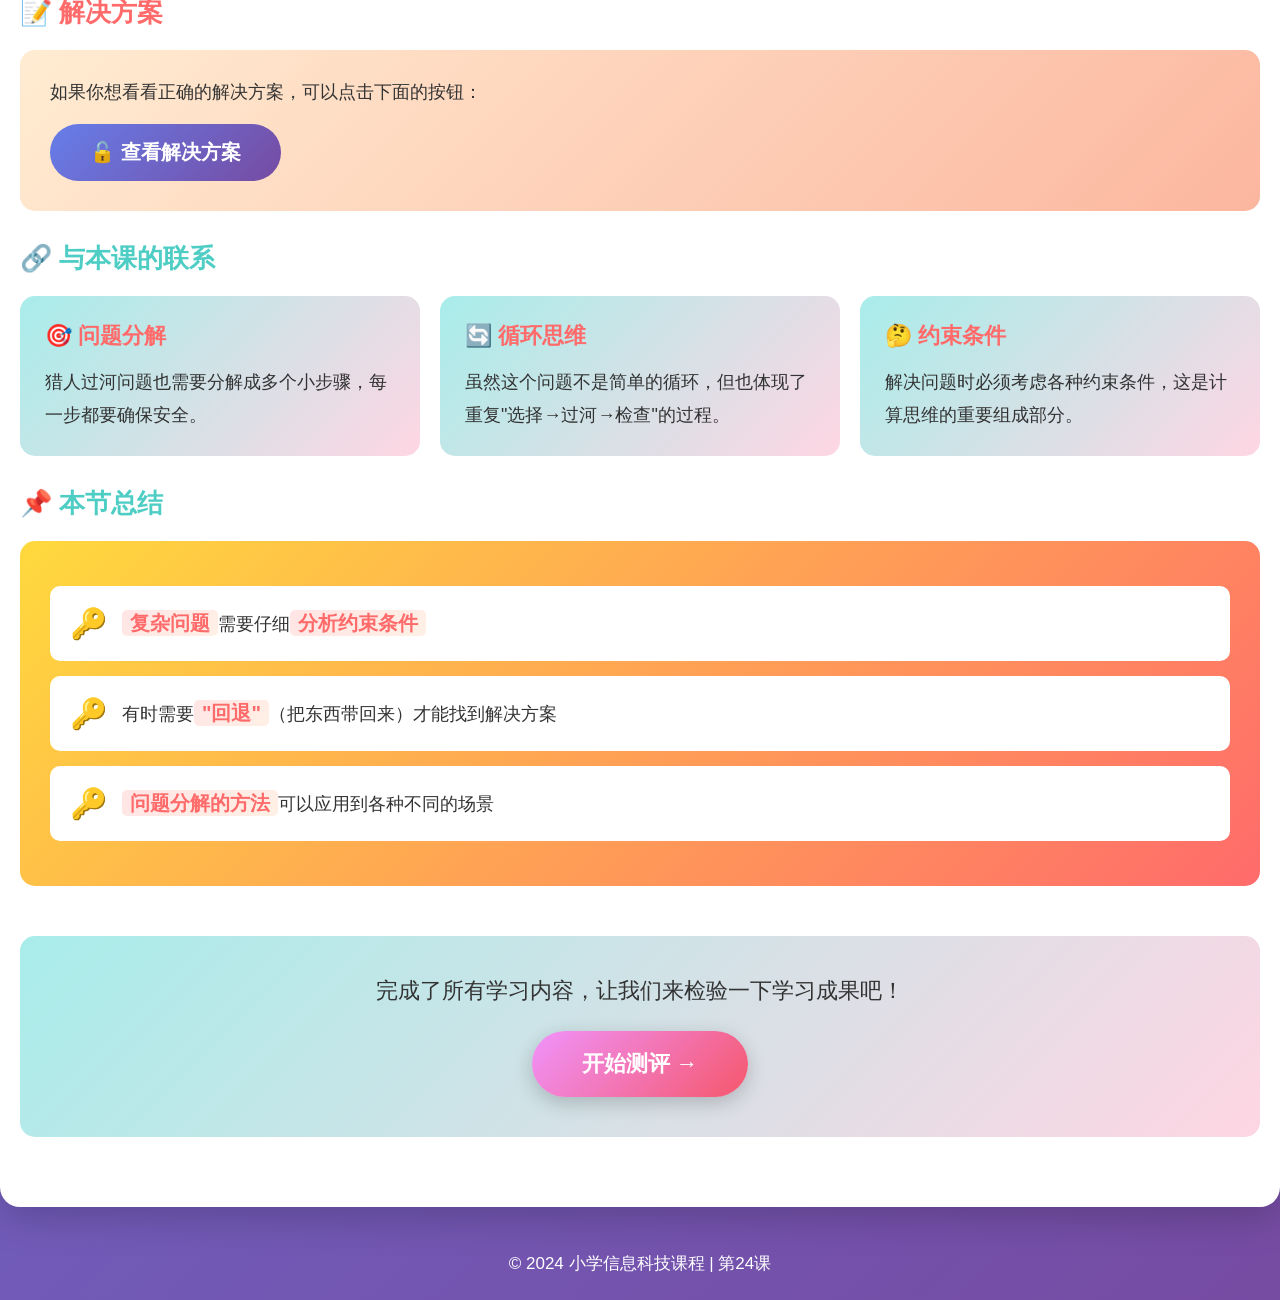
<file: html/extension.html>
<!DOCTYPE html>
<html lang="zh-CN">
<head>
    <meta charset="UTF-8">
    <meta name="viewport" content="width=device-width, initial-scale=1.0">
    <title>拓展提升 - 多人过河巧安排</title>
    <link rel="stylesheet" href="../css/style.css">
    <link rel="stylesheet" href="../css/extension.css">
</head>
<body>
    <nav class="navbar">
        <div class="nav-container">
            <h1 class="nav-title">🚣 多人过河巧安排</h1>
            <ul class="nav-menu">
                <li><a href="../index.html">首页</a></li>
                <li><a href="activity1.html">问题分解</a></li>
                <li><a href="activity2.html">流程图设计</a></li>
                <li><a href="extension.html" class="active">拓展提升</a></li>
                <li><a href="assessment.html">我的收获</a></li>
            </ul>
        </div>
    </nav>

    <div class="container">
        <section class="activity-header">
            <h2>🌟 拓展与提升：猎人过河问题</h2>
            <p class="activity-desc">有一位猎人带着一只羊、一头狼和一筐白菜过河，但船很小，每次只能带一样东西。猎人不在时，狼会吃羊，羊会吃白菜。</p>
            <p class="activity-desc">请问猎人怎样才能把狼、羊、白菜都安全运到对岸？</p>
        </section>

        <section class="problem-intro">
            <h3>🎯 问题分析</h3>
            <div class="intro-content">
                <div class="constraint-box">
                    <h4>⚠️ 约束条件</h4>
                    <ul>
                        <li>🚣 船很小，每次只能载猎人和一样东西（或猎人独自过河）</li>
                        <li>🐺 狼会吃羊（猎人不在时）</li>
                        <li>🐑 羊会吃白菜（猎人不在时）</li>
                        <li>✅ 猎人在场时，所有东西都安全</li>
                    </ul>
                </div>
                
                <div class="thinking-guide">
                    <h4>💭 思考提示</h4>
                    <p>这是另一个经典的过河问题。关键是找到正确的顺序，避免危险的组合。</p>
                    <button class="hint-btn" onclick="showHint()">💡 需要提示吗？</button>
                    <div id="hintBox" class="hint-box">
                        <p>🔍 提示：</p>
                        <ul>
                            <li>想想哪两样东西可以单独留在一起？</li>
                            <li>狼和白菜可以单独在一起吗？</li>
                            <li>猎人可能需要把某样东西带回来...</li>
                        </ul>
                    </div>
                </div>
            </div>
        </section>

        <section class="interactive-game">
            <h3>🎮 互动游戏：帮助猎人过河</h3>
            <div class="game-area">
                <div class="game-scene">
                    <div class="game-shore left">
                        <h4>左岸</h4>
                        <div id="leftBank" class="bank-items">
                            <div class="item hunter" data-item="hunter">🧑‍🌾</div>
                            <div class="item wolf" data-item="wolf">🐺</div>
                            <div class="item sheep" data-item="sheep">🐑</div>
                            <div class="item cabbage" data-item="cabbage">🥬</div>
                        </div>
                    </div>
                    
                    <div class="game-river">
                        <div id="gameBoat" class="game-boat">
                            <div id="boatContent" class="boat-content"></div>
                        </div>
                    </div>
                    
                    <div class="game-shore right">
                        <h4>右岸</h4>
                        <div id="rightBank" class="bank-items"></div>
                    </div>
                </div>
                
                <div class="game-controls">
                    <div class="play-tip">
                        点击当前这一岸的狼、羊、白菜让它上船过河；需要猎人单独过河时，点击小船。
                    </div>
                    <div class="action-buttons">
                        <button class="reset-btn" onclick="resetGame()">🔄 重新开始</button>
                    </div>
                </div>
                
                <div id="gameStatus" class="game-status">
                    <p>步骤数：<span id="stepCount">0</span></p>
                    <p id="statusMessage">点击岸上的物品过河，或点击小船让猎人单独过河</p>
                </div>
            </div>
        </section>

        <section class="solution-reveal">
            <h3>📝 解决方案</h3>
            <div class="solution-content">
                <p>如果你想看看正确的解决方案，可以点击下面的按钮：</p>
                <button class="reveal-solution-btn" onclick="revealSolution()">🔓 查看解决方案</button>
                
                <div id="solutionSteps" class="solution-steps">
                    <h4>✅ 正确的过河步骤：</h4>
                    <div class="solution-layout">
                        <!-- 左侧：步骤图解 -->
                        <div class="solution-list">
                            <div class="solution-step">
                                <span class="step-num">1</span>
                                <div class="step-content">
                                    <p>猎人带羊到右岸（狼和白菜留在左岸）</p>
                                    <div class="step-visual">
                                        <div class="visual-bank">
                                            <span class="visual-label">左岸</span>
                                            <img src="../images/wolf.png" alt="狼" class="visual-item">
                                            <img src="../images/cabbage.png" alt="白菜" class="visual-item">
                                        </div>
                                        <div class="visual-boat">
                                            <img src="../images/boat-hunter-sheep.png" alt="猎人带羊" class="boat-img">
                                            <span class="arrow">→</span>
                                        </div>
                                        <div class="visual-bank">
                                            <span class="visual-label">右岸</span>
                                        </div>
                                    </div>
                                </div>
                            </div>
                            <div class="solution-step">
                                <span class="step-num">2</span>
                                <div class="step-content">
                                    <p>猎人独自返回左岸</p>
                                    <div class="step-visual">
                                        <div class="visual-bank">
                                            <span class="visual-label">左岸</span>
                                            <img src="../images/wolf.png" alt="狼" class="visual-item">
                                            <img src="../images/cabbage.png" alt="白菜" class="visual-item">
                                        </div>
                                        <div class="visual-boat">
                                            <span class="arrow">←</span>
                                            <img src="../images/boat-hunte.png" alt="猎人" class="boat-img">
                                        </div>
                                        <div class="visual-bank">
                                            <span class="visual-label">右岸</span>
                                            <img src="../images/sheep.png" alt="羊" class="visual-item">
                                        </div>
                                    </div>
                                </div>
                            </div>
                            <div class="solution-step">
                                <span class="step-num">3</span>
                                <div class="step-content">
                                    <p>猎人带狼到右岸</p>
                                    <div class="step-visual">
                                        <div class="visual-bank">
                                            <span class="visual-label">左岸</span>
                                            <img src="../images/cabbage.png" alt="白菜" class="visual-item">
                                        </div>
                                        <div class="visual-boat">
                                            <img src="../images/boat-hunter-wolf.png" alt="猎人带狼" class="boat-img">
                                            <span class="arrow">→</span>
                                        </div>
                                        <div class="visual-bank">
                                            <span class="visual-label">右岸</span>
                                            <img src="../images/sheep.png" alt="羊" class="visual-item">
                                        </div>
                                    </div>
                                </div>
                            </div>
                            <div class="solution-step">
                                <span class="step-num">4</span>
                                <div class="step-content">
                                    <p>猎人带羊返回左岸（避免狼吃羊）</p>
                                    <div class="step-visual">
                                        <div class="visual-bank">
                                            <span class="visual-label">左岸</span>
                                            <img src="../images/cabbage.png" alt="白菜" class="visual-item">
                                        </div>
                                        <div class="visual-boat">
                                            <span class="arrow">←</span>
                                            <img src="../images/boat-hunter-sheep.png" alt="猎人带羊" class="boat-img">
                                        </div>
                                        <div class="visual-bank">
                                            <span class="visual-label">右岸</span>
                                            <img src="../images/wolf.png" alt="狼" class="visual-item">
                                        </div>
                                    </div>
                                </div>
                            </div>
                            <div class="solution-step">
                                <span class="step-num">5</span>
                                <div class="step-content">
                                    <p>猎人带白菜到右岸（狼和白菜可以在一起）</p>
                                    <div class="step-visual">
                                        <div class="visual-bank">
                                            <span class="visual-label">左岸</span>
                                            <img src="../images/sheep.png" alt="羊" class="visual-item">
                                        </div>
                                        <div class="visual-boat">
                                            <img src="../images/boat-hunter-cabbage.png" alt="猎人带白菜" class="boat-img">
                                            <span class="arrow">→</span>
                                        </div>
                                        <div class="visual-bank">
                                            <span class="visual-label">右岸</span>
                                            <img src="../images/wolf.png" alt="狼" class="visual-item">
                                        </div>
                                    </div>
                                </div>
                            </div>
                            <div class="solution-step">
                                <span class="step-num">6</span>
                                <div class="step-content">
                                    <p>猎人独自返回左岸</p>
                                    <div class="step-visual">
                                        <div class="visual-bank">
                                            <span class="visual-label">左岸</span>
                                            <img src="../images/sheep.png" alt="羊" class="visual-item">
                                        </div>
                                        <div class="visual-boat">
                                            <span class="arrow">←</span>
                                            <img src="../images/boat-hunte.png" alt="猎人" class="boat-img">
                                        </div>
                                        <div class="visual-bank">
                                            <span class="visual-label">右岸</span>
                                            <img src="../images/wolf.png" alt="狼" class="visual-item">
                                            <img src="../images/cabbage.png" alt="白菜" class="visual-item">
                                        </div>
                                    </div>
                                </div>
                            </div>
                            <div class="solution-step">
                                <span class="step-num">7</span>
                                <div class="step-content">
                                    <p>猎人带羊到右岸，完成！🎉</p>
                                    <div class="step-visual">
                                        <div class="visual-bank">
                                            <span class="visual-label">左岸</span>
                                            <span class="empty-text">空</span>
                                        </div>
                                        <div class="visual-boat">
                                            <img src="../images/boat-hunter-sheep.png" alt="猎人带羊" class="boat-img">
                                            <span class="arrow">→</span>
                                        </div>
                                        <div class="visual-bank">
                                            <span class="visual-label">右岸</span>
                                            <img src="../images/wolf.png" alt="狼" class="visual-item">
                                            <img src="../images/cabbage.png" alt="白菜" class="visual-item">
                                        </div>
                                    </div>
                                </div>
                            </div>
                        </div>
                        
                        <!-- 右侧：关键点 -->
                        <div class="solution-note">
                            <h4>🔑 关键点：</h4>
                            <div class="key-point-item">
                                <span class="key-icon">✓</span>
                                <p>狼和白菜可以单独在一起（狼不吃白菜）</p>
                            </div>
                            <div class="key-point-item">
                                <span class="key-icon">✗</span>
                                <p>羊不能和狼单独在一起，也不能和白菜单独在一起</p>
                            </div>
                            <div class="key-point-item">
                                <span class="key-icon">💡</span>
                                <p>猎人需要把羊带回来一次，才能安全运送其他物品</p>
                            </div>
                        </div>
                    </div>
                </div>
            </div>
        </section>

        <section class="connection-section">
            <h3>🔗 与本课的联系</h3>
            <div class="connection-box">
                <div class="connection-card">
                    <h4>🎯 问题分解</h4>
                    <p>猎人过河问题也需要分解成多个小步骤，每一步都要确保安全。</p>
                </div>
                <div class="connection-card">
                    <h4>🔄 循环思维</h4>
                    <p>虽然这个问题不是简单的循环，但也体现了重复"选择→过河→检查"的过程。</p>
                </div>
                <div class="connection-card">
                    <h4>🤔 约束条件</h4>
                    <p>解决问题时必须考虑各种约束条件，这是计算思维的重要组成部分。</p>
                </div>
            </div>
        </section>

        <section class="key-points">
            <h3>📌 本节总结</h3>
            <div class="summary-box">
                <div class="key-point">
                    <span class="point-icon">🔑</span>
                    <p><strong>复杂问题</strong>需要仔细<strong>分析约束条件</strong></p>
                </div>
                <div class="key-point">
                    <span class="point-icon">🔑</span>
                    <p>有时需要<strong>"回退"</strong>（把东西带回来）才能找到解决方案</p>
                </div>
                <div class="key-point">
                    <span class="point-icon">🔑</span>
                    <p><strong>问题分解的方法</strong>可以应用到各种不同的场景</p>
                </div>
            </div>
        </section>

        <div class="next-section">
            <p>完成了所有学习内容，让我们来检验一下学习成果吧！</p>
            <a href="assessment.html" class="next-btn">开始测评 →</a>
        </div>
    </div>

    <footer>
        <p>© 2024 小学信息科技课程 | 第24课</p>
    </footer>

    <script src="../js/extension.js"></script>
</body>
</html>
</file>
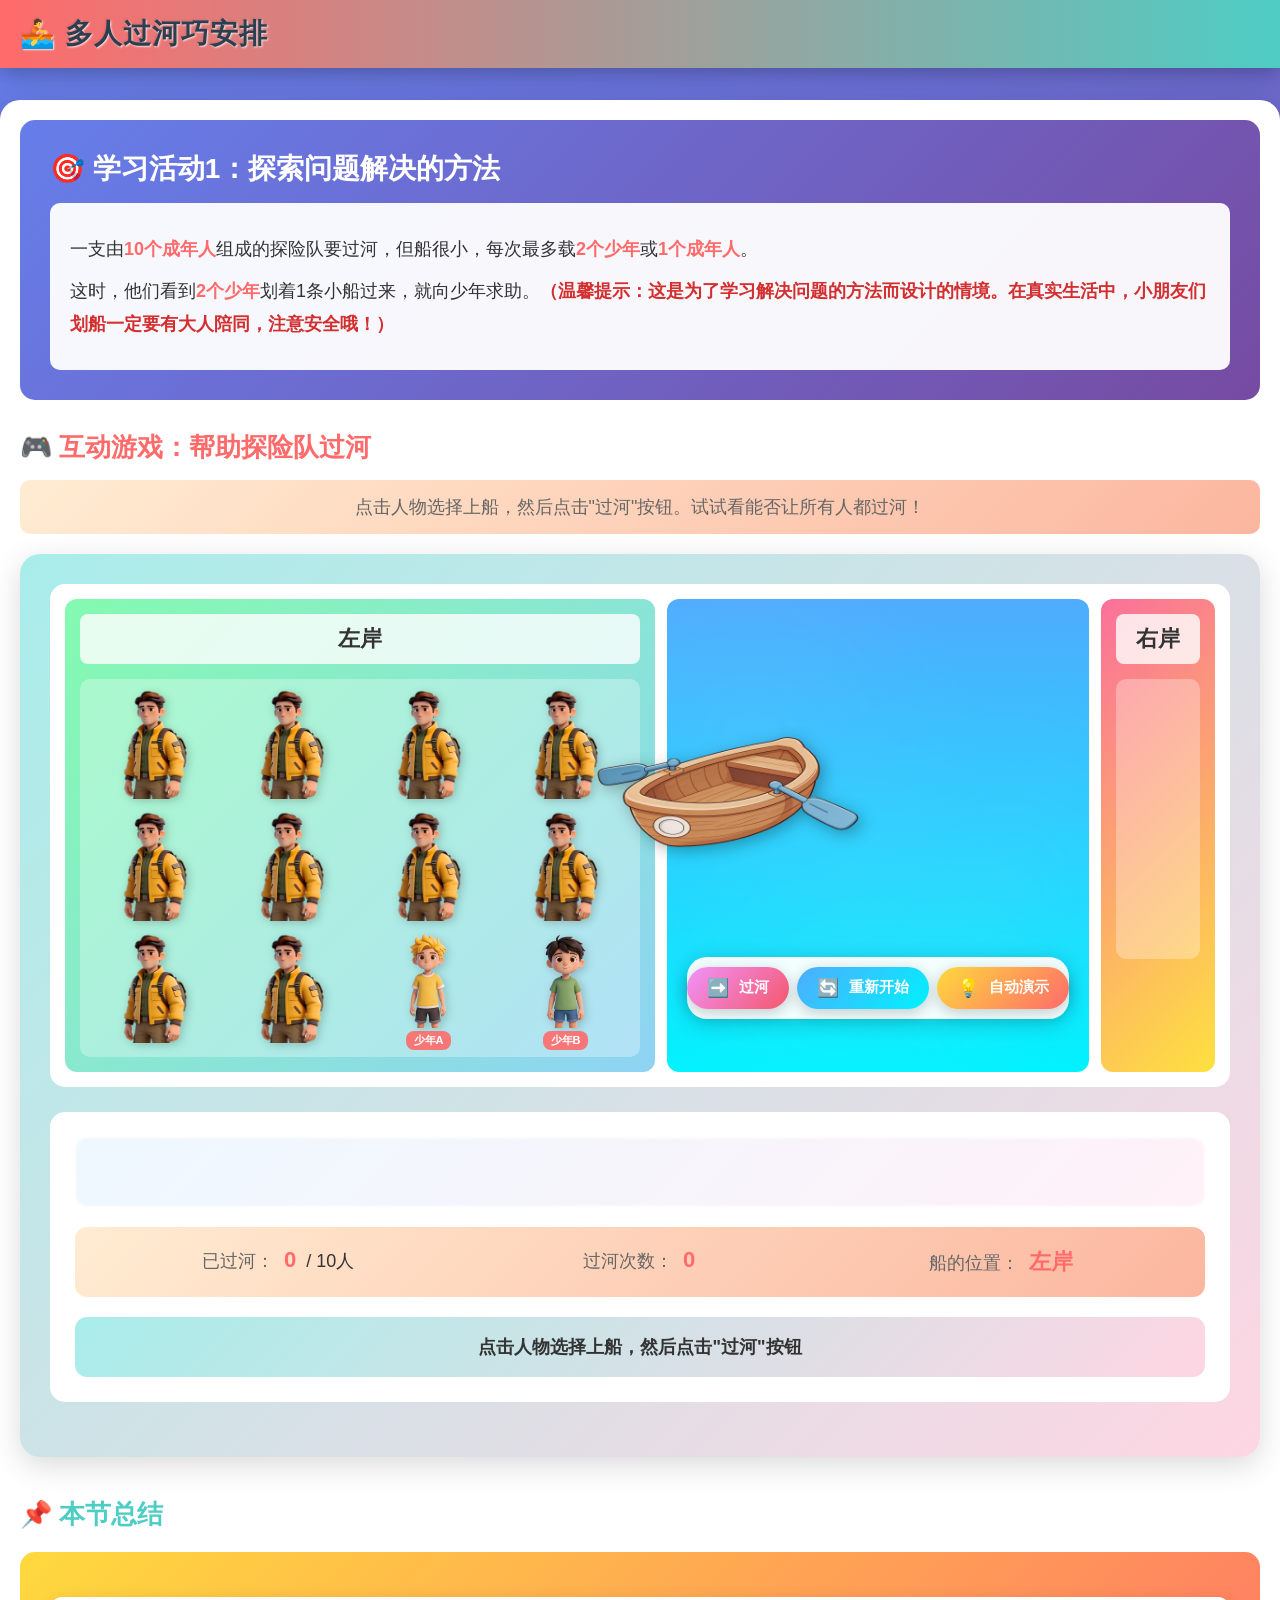
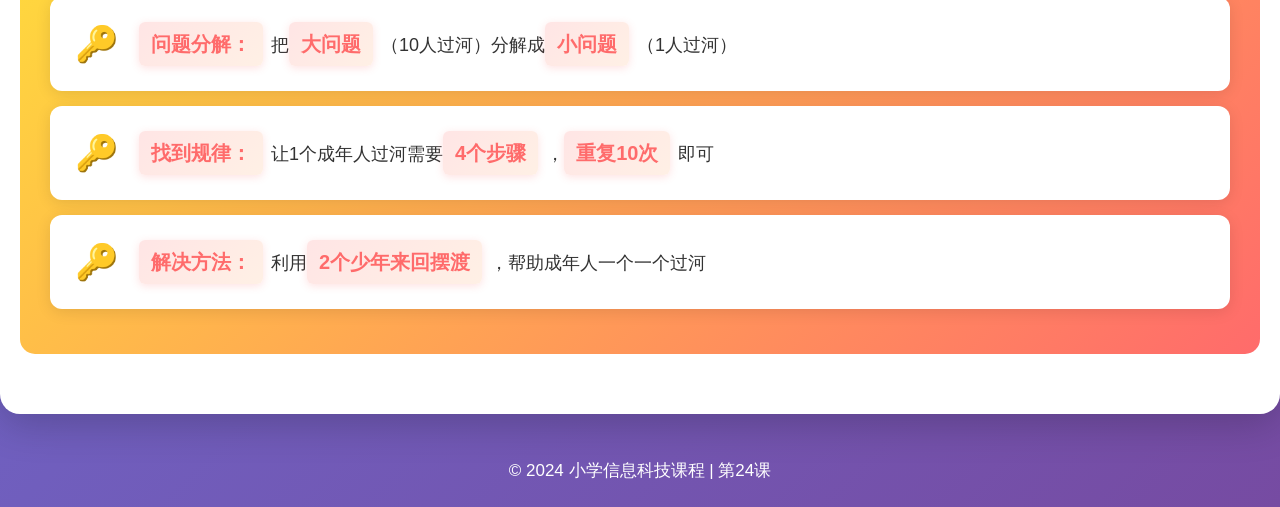
<file: html/moniguohe.html>
<!DOCTYPE html>
<html lang="zh-CN">
<head>
    <meta charset="UTF-8">
    <meta name="viewport" content="width=device-width, initial-scale=1.0">
    <title>探索方法 - 多人过河巧安排</title>
    <link rel="stylesheet" href="../css/style.css">
    <link rel="stylesheet" href="../css/activity1.css">
</head>
<body>
    <nav class="navbar">
        <div class="nav-container">
            <h1 class="nav-title">🚣 多人过河巧安排</h1>
      
        </div>
    </nav>

    <div class="container">
        <section class="activity-header">
            <h2>🎯 学习活动1：探索问题解决的方法</h2>
            <div class="problem-desc">
                <p>一支由<strong>10个成年人</strong>组成的探险队要过河，但船很小，每次最多载<strong>2个少年</strong>或<strong>1个成年人</strong>。</p>
                <p>这时，他们看到<strong>2个少年</strong>划着1条小船过来，就向少年求助。<span style="color: #D32F2F; font-weight: bold;">（温馨提示：这是为了学习解决问题的方法而设计的情境。在真实生活中，小朋友们划船一定要有大人陪同，注意安全哦！）</span></p>
            </div>
        </section>

        <section class="game-section">
            <h3>🎮 互动游戏：帮助探险队过河</h3>
            <p class="game-tip">点击人物选择上船，然后点击"过河"按钮。试试看能否让所有人都过河！</p>
            
            <div class="game-container">
                <!-- 游戏场景 -->
                <div class="game-scene">
                    <!-- 左岸 -->
                    <div class="shore-area left-shore">
                        <div class="shore-bg"></div>
                        <h4 class="shore-title">左岸</h4>
                        <div id="leftBank" class="people-container">
                            <!-- 动态生成人物 -->
                        </div>
                    </div>

                    <!-- 河流和船 -->
                    <div class="river-area">
                        <div class="river-bg">
                            <div class="wave-animation"></div>
                        </div>
                        
                        <!-- 船的包装器，用于控制水平位置 -->
                        <div id="boatWrapper" class="boat-wrapper">
                            <div id="boat" class="boat-container">
                                <img src="../images/boat.png" alt="小船" class="boat-img">
                                <div id="boatPeople" class="boat-people"></div>
                            </div>
                        </div>
                        
                        <!-- 控制按钮 - 放在河流下方 -->
                        <div class="river-controls">
                            <button class="control-btn primary" onclick="crossRiver()">
                                <span class="btn-icon">➡️</span>
                                <span>过河</span>
                            </button>
                            <button class="control-btn secondary" onclick="resetGame()">
                                <span class="btn-icon">🔄</span>
                                <span>重新开始</span>
                            </button>
                            <button class="control-btn hint" onclick="autoDemo()">
                                <span class="btn-icon">💡</span>
                                <span>自动演示</span>
                            </button>
                        </div>
                    </div>

                    <!-- 右岸 -->
                    <div class="shore-area right-shore">
                        <div class="shore-bg"></div>
                        <h4 class="shore-title">右岸</h4>
                        <div id="rightBank" class="people-container">
                            <!-- 动态生成人物 -->
                        </div>
                    </div>
                </div>

                <!-- 游戏控制面板 -->
                <div class="control-panel">
                    <div class="loop-steps-panel">
                        <div class="loop-steps">
                            <span class="loop-step-tag" data-step="1">第1步：2个少年过河</span>
                            <span class="loop-step-tag" data-step="2">第2步：1个少年回来</span>
                            <span class="loop-step-tag" data-step="3">第3步：1个成年人过河</span>
                            <span class="loop-step-tag" data-step="4">第4步：另1个少年回来</span>
                        </div>
                        <div id="loopGuide" class="loop-guide">
                            <p class="loop-guide-text">💡 你发现了吗？每一轮都重复这4步，就能帮助1个成年人过河。</p>
                        </div>
                    </div>

                    <div class="game-stats">
                        <div class="stat-item">
                            <span class="stat-label">已过河：</span>
                            <span class="stat-value" id="crossedCount">0</span> / 10人
                        </div>
                        <div class="stat-item">
                            <span class="stat-label">过河次数：</span>
                            <span class="stat-value" id="tripCount">0</span>
                        </div>
                        <div class="stat-item">
                            <span class="stat-label">船的位置：</span>
                            <span class="stat-value" id="boatPos">左岸</span>
                        </div>
                    </div>

                    <div id="gameMessage" class="game-message">
                        点击人物选择上船，然后点击"过河"按钮
                    </div>

                </div>
            </div>
        </section>

      

        <section class="summary-section">
            <h3>📌 本节总结</h3>
            <div class="summary-box">
                <div class="summary-item">
                    <span class="summary-icon">🔑</span>
                    <p><strong>问题分解：</strong>把<strong>大问题</strong>（10人过河）分解成<strong>小问题</strong>（1人过河）</p>
                </div>
                <div class="summary-item">
                    <span class="summary-icon">🔑</span>
                    <p><strong>找到规律：</strong>让1个成年人过河需要<strong>4个步骤</strong>，<strong>重复10次</strong>即可</p>
                </div>
                <div class="summary-item">
                    <span class="summary-icon">🔑</span>
                    <p><strong>解决方法：</strong>利用<strong>2个少年来回摆渡</strong>，帮助成年人一个一个过河</p>
                </div>
            </div>
        </section>

    </div>

    <footer>
        <p>© 2024 小学信息科技课程 | 第24课</p>
    </footer>

    <script src="../js/activity1.js"></script>
</body>
</html>
</file>
<file: css/style.css>
/* 全局样式 */
* {
    margin: 0;
    padding: 0;
    box-sizing: border-box;
}

body {
    font-family: 'Microsoft YaHei', 'SimHei', Arial, sans-serif;
    background: linear-gradient(135deg, #667eea 0%, #764ba2 100%);
    min-height: 100vh;
    padding-top: 80px;
}

/* 导航栏 */
.navbar {
    position: fixed;
    top: 0;
    left: 0;
    right: 0;
    background: linear-gradient(90deg, #FF6B6B, #4ECDC4);
    box-shadow: 0 4px 20px rgba(0,0,0,0.3);
    z-index: 1000;
    padding: 15px 0;
}

.nav-container {
    max-width: 1400px;
    margin: 0 auto;
    padding: 0 20px;
    display: flex;
    justify-content: space-between;
    align-items: center;
    flex-wrap: wrap;
}

.nav-title {
    color: #2c3e50;
    font-size: 28px;
    text-shadow: 1px 1px 2px rgba(255,255,255,0.8), 
                 -1px -1px 2px rgba(0,0,0,0.1);
    font-weight: bold;
    letter-spacing: 1px;
}

.nav-menu {
    display: flex;
    list-style: none;
    gap: 10px;
    flex-wrap: wrap;
}

.nav-menu li a {
    color: #2c3e50;
    text-decoration: none;
    padding: 12px 24px;
    border-radius: 25px;
    background: rgba(255,255,255,0.85);
    transition: all 0.3s;
    font-size: 17px;
    display: block;
    font-weight: 600;
    letter-spacing: 0.5px;
    border: 2px solid transparent;
}

.nav-menu li a:hover,
.nav-menu li a.active {
    background: rgba(255,255,255,1);
    transform: translateY(-2px);
    box-shadow: 0 6px 16px rgba(0,0,0,0.25);
    border: 2px solid rgba(78, 205, 196, 0.5);
}

/* 容器 */
.container {
    max-width: 1400px;
    margin: 20px auto;
    padding: 20px;
    background: white;
    border-radius: 20px;
    box-shadow: 0 10px 40px rgba(0,0,0,0.2);
}

/* 学习目标 */
.learning-objectives {
    background: linear-gradient(135deg, #FFD93D 0%, #FF6B6B 100%);
    padding: 35px;
    border-radius: 15px;
    margin-bottom: 30px;
    box-shadow: 0 5px 20px rgba(0,0,0,0.15);
}

.learning-objectives h2 {
    color: white;
    font-size: 30px;
    margin-bottom: 25px;
    text-shadow: 2px 2px 4px rgba(0,0,0,0.2);
}

.objectives-box {
    background: white;
    padding: 30px;
    border-radius: 12px;
    box-shadow: 0 3px 15px rgba(0,0,0,0.1);
}

.objectives-box p {
    font-size: 20px;
    line-height: 2.2;
    color: #333;
    margin: 15px 0;
}

.objectives-box .number {
    display: inline-block;
    width: 30px;
    height: 30px;
    background: linear-gradient(135deg, #FF6B6B, #FF8E53);
    color: white;
    border-radius: 50%;
    text-align: center;
    line-height: 30px;
    margin-right: 10px;
    font-weight: bold;
}

/* 问题情境 */
.introduction {
    margin: 40px 0;
}

.introduction h2 {
    color: #FF6B6B;
    font-size: 30px;
    margin-bottom: 20px;
}

.story-box {
    background: linear-gradient(135deg, #ffecd2 0%, #fcb69f 100%);
    padding: 30px;
    border-radius: 15px;
    box-shadow: 0 5px 20px rgba(0,0,0,0.1);
}

.story-text {
    font-size: 20px;
    line-height: 2;
    color: #333;
    margin: 15px 0;
    background: white;
    padding: 20px;
    border-radius: 10px;
    border-left: 5px solid #FF6B6B;
}

.story-text strong {
    color: #FF6B6B;
    font-weight: bold;
}

.story-text.highlight-question {
    background: linear-gradient(135deg, #FFD93D 0%, #FF6B6B 100%);
    color: white;
    border-left: none;
    font-size: 22px;
    font-weight: bold;
    text-align: center;
    padding: 25px;
    box-shadow: 0 4px 15px rgba(0,0,0,0.2);
}

/* 视频部分 */
.video-section {
    margin: 40px 0;
}

.video-section h2 {
    color: #4ECDC4;
    font-size: 30px;
    margin-bottom: 15px;
}

.video-intro {
    font-size: 20px;
    color: #666;
    margin-bottom: 25px;
    padding: 20px;
    background: linear-gradient(135deg, #a8edea 0%, #fed6e3 100%);
    border-radius: 10px;
    font-weight: 500;
    text-align: center;
}

.video-container {
    background: linear-gradient(135deg, #a8edea 0%, #fed6e3 100%);
    padding: 30px;
    border-radius: 20px;
    box-shadow: 0 8px 30px rgba(0,0,0,0.15);
}

.video-container video {
    width: 100%;
    max-width: 1000px;
    height: auto;
    border-radius: 15px;
    box-shadow: 0 8px 30px rgba(0,0,0,0.2);
    display: block;
    margin: 0 auto 25px auto;
    background: #000;
}

.video-controls {
    display: flex;
    gap: 15px;
    justify-content: center;
    flex-wrap: wrap;
}

.video-btn {
    padding: 15px 35px;
    font-size: 19px;
    border: none;
    border-radius: 30px;
    cursor: pointer;
    transition: all 0.3s;
    font-weight: bold;
    display: flex;
    align-items: center;
    gap: 10px;
    box-shadow: 0 4px 15px rgba(0,0,0,0.2);
    background: linear-gradient(135deg, #667eea 0%, #764ba2 100%);
    color: white;
}

.video-btn:hover {
    transform: translateY(-3px);
    box-shadow: 0 6px 20px rgba(0,0,0,0.3);
}

.video-btn:active {
    transform: translateY(-1px);
}

.video-btn .btn-icon {
    font-size: 22px;
}

.game-container {
    background: linear-gradient(135deg, #a8edea 0%, #fed6e3 100%);
    padding: 30px;
    border-radius: 20px;
    box-shadow: 0 8px 30px rgba(0,0,0,0.15);
}

/* 游戏场景 */
.game-scene {
    display: flex;
    justify-content: space-between;
    align-items: stretch;
    background: white;
    padding: 30px;
    border-radius: 15px;
    margin-bottom: 30px;
    min-height: 500px;
    position: relative;
}

.shore {
    flex: 1;
    padding: 20px;
    border-radius: 15px;
    position: relative;
    overflow: hidden;
}

.shore-bg {
    position: absolute;
    top: 0;
    left: 0;
    width: 100%;
    height: 100%;
    object-fit: cover;
    opacity: 0.3;
    z-index: 0;
}

.left-shore {
    background: linear-gradient(135deg, #84fab0 0%, #8fd3f4 100%);
}

.right-shore {
    background: linear-gradient(135deg, #fa709a 0%, #fee140 100%);
}

.shore h3 {
    font-size: 24px;
    color: #333;
    margin-bottom: 20px;
    text-align: center;
    position: relative;
    z-index: 1;
    background: rgba(255,255,255,0.8);
    padding: 10px;
    border-radius: 10px;
}

.people-area {
    display: flex;
    flex-wrap: wrap;
    gap: 15px;
    justify-content: center;
    align-items: flex-start;
    min-height: 380px;
    position: relative;
    z-index: 1;
    padding: 10px;
}

.person {
    cursor: pointer;
    transition: all 0.3s;
    position: relative;
    animation: personAppear 0.5s ease-out;
}

@keyframes personAppear {
    from {
        opacity: 0;
        transform: scale(0.5);
    }
    to {
        opacity: 1;
        transform: scale(1);
    }
}

.person img {
    width: 80px;
    height: 80px;
    object-fit: contain;
    filter: drop-shadow(2px 2px 4px rgba(0,0,0,0.2));
}

.person.adult img {
    width: 90px;
    height: 90px;
}

.person.child img {
    width: 75px;
    height: 75px;
}

.person:hover {
    transform: scale(1.15) translateY(-5px);
}

.person.selected {
    transform: scale(1.2);
    filter: drop-shadow(0 0 15px rgba(255,107,107,0.8));
}

.person.selected::after {
    content: '✓';
    position: absolute;
    top: -10px;
    right: -10px;
    width: 30px;
    height: 30px;
    background: #FF6B6B;
    color: white;
    border-radius: 50%;
    display: flex;
    align-items: center;
    justify-content: center;
    font-size: 18px;
    font-weight: bold;
    animation: checkmark 0.3s ease-out;
}

@keyframes checkmark {
    from {
        transform: scale(0);
    }
    to {
        transform: scale(1);
    }
}

.name-tag {
    position: absolute;
    bottom: -20px;
    left: 50%;
    transform: translateX(-50%);
    background: rgba(255,107,107,0.9);
    color: white;
    padding: 3px 10px;
    border-radius: 10px;
    font-size: 12px;
    font-weight: bold;
    white-space: nowrap;
}

/* 河流 */
.river {
    flex: 0.6;
    background: linear-gradient(180deg, #4facfe 0%, #00f2fe 100%);
    min-height: 500px;
    display: flex;
    align-items: center;
    justify-content: center;
    border-radius: 15px;
    position: relative;
    overflow: hidden;
    margin: 0 20px;
}

.river-bg {
    position: absolute;
    top: 0;
    left: 0;
    width: 100%;
    height: 100%;
    object-fit: cover;
    opacity: 0.5;
}

.waves {
    position: absolute;
    width: 100%;
    height: 100%;
    top: 0;
    left: 0;
}

.wave {
    position: absolute;
    width: 200%;
    height: 100px;
    background: rgba(255,255,255,0.1);
    border-radius: 50%;
    animation: wave 8s linear infinite;
}

.wave:nth-child(1) {
    top: 20%;
    animation-delay: 0s;
}

.wave:nth-child(2) {
    top: 50%;
    animation-delay: 2s;
}

.wave:nth-child(3) {
    top: 80%;
    animation-delay: 4s;
}

@keyframes wave {
    0% {
        transform: translateX(-50%);
    }
    100% {
        transform: translateX(0%);
    }
}

.boat {
    position: relative;
    z-index: 10;
    transition: all 1.5s cubic-bezier(0.4, 0, 0.2, 1);
    animation: float 3s ease-in-out infinite;
}

@keyframes float {
    0%, 100% {
        transform: translateY(0) rotate(-2deg);
    }
    50% {
        transform: translateY(-15px) rotate(2deg);
    }
}

.boat img {
    width: 200px;
    height: auto;
    filter: drop-shadow(4px 4px 8px rgba(0,0,0,0.3));
}

.boat-people {
    position: absolute;
    top: 50%;
    left: 50%;
    transform: translate(-50%, -50%);
    display: flex;
    gap: 10px;
    justify-content: center;
    align-items: center;
}

.boat-people .person img {
    width: 60px;
    height: 60px;
}

/* 游戏控制 */
.game-controls {
    background: white;
    padding: 25px;
    border-radius: 15px;
}

.control-panel {
    margin-bottom: 25px;
}

.control-panel h4 {
    color: #333;
    font-size: 22px;
    margin-bottom: 15px;
}

.control-panel p {
    font-size: 18px;
    color: #666;
    margin-bottom: 20px;
}

.button-group {
    display: flex;
    gap: 15px;
    flex-wrap: wrap;
    justify-content: center;
}

.game-btn {
    padding: 15px 35px;
    font-size: 19px;
    border: none;
    border-radius: 30px;
    cursor: pointer;
    transition: all 0.3s;
    font-weight: bold;
    display: flex;
    align-items: center;
    gap: 10px;
    box-shadow: 0 4px 15px rgba(0,0,0,0.2);
}

.game-btn:hover {
    transform: translateY(-3px);
    box-shadow: 0 6px 20px rgba(0,0,0,0.3);
}

.game-btn:active {
    transform: translateY(-1px);
}

.game-btn.primary {
    background: linear-gradient(135deg, #f093fb 0%, #f5576c 100%);
    color: white;
}

.game-btn.secondary {
    background: linear-gradient(135deg, #4facfe 0%, #00f2fe 100%);
    color: white;
}

.game-btn.hint {
    background: linear-gradient(135deg, #FFD93D 0%, #FF6B6B 100%);
    color: white;
}

.btn-icon {
    font-size: 22px;
}

.game-status {
    display: flex;
    justify-content: space-around;
    flex-wrap: wrap;
    gap: 20px;
    margin: 25px 0;
    padding: 20px;
    background: linear-gradient(135deg, #ffecd2 0%, #fcb69f 100%);
    border-radius: 12px;
}

.status-item {
    font-size: 19px;
    color: #333;
    font-weight: 500;
}

.status-item .label {
    color: #666;
}

.status-item .value {
    color: #FF6B6B;
    font-size: 24px;
    font-weight: bold;
    margin: 0 5px;
}

.game-message {
    background: linear-gradient(135deg, #84fab0 0%, #8fd3f4 100%);
    padding: 20px;
    border-radius: 12px;
    text-align: center;
    font-size: 20px;
    color: #333;
    font-weight: bold;
    min-height: 60px;
    display: flex;
    align-items: center;
    justify-content: center;
    animation: messageSlide 0.5s ease-out;
}

@keyframes messageSlide {
    from {
        opacity: 0;
        transform: translateY(-20px);
    }
    to {
        opacity: 1;
        transform: translateY(0);
    }
}

.game-message.success {
    background: linear-gradient(135deg, #84fab0 0%, #8fd3f4 100%);
}

.game-message.error {
    background: linear-gradient(135deg, #FFD93D 0%, #FF6B6B 100%);
}

/* 思考部分 */
.thinking-section {
    margin: 40px 0;
}

.thinking-section h2 {
    color: #FF6B6B;
    font-size: 30px;
    margin-bottom: 20px;
}

.thinking-box {
    background: linear-gradient(135deg, #ffecd2 0%, #fcb69f 100%);
    padding: 30px;
    border-radius: 15px;
}

.thinking-box .question {
    font-size: 22px;
    color: #333;
    font-weight: bold;
    margin-bottom: 20px;
    padding: 25px;
    background: white;
    border-radius: 12px;
    border-left: 6px solid #FF6B6B;
    line-height: 1.8;
}

.reveal-btn {
    padding: 15px 40px;
    font-size: 20px;
    background: linear-gradient(135deg, #667eea 0%, #764ba2 100%);
    color: white;
    border: none;
    border-radius: 30px;
    cursor: pointer;
    transition: all 0.3s;
    font-weight: bold;
    box-shadow: 0 4px 15px rgba(0,0,0,0.2);
}

.reveal-btn:hover {
    transform: translateY(-3px);
    box-shadow: 0 6px 20px rgba(0,0,0,0.3);
}

.thinking-content {
    display: none;
    margin-top: 25px;
    animation: fadeIn 0.5s ease-out;
}

.thinking-content.show {
    display: block;
}

@keyframes fadeIn {
    from {
        opacity: 0;
        transform: translateY(-10px);
    }
    to {
        opacity: 1;
        transform: translateY(0);
    }
}

.think-step {
    background: white;
    padding: 25px;
    border-radius: 12px;
    margin: 20px 0;
}

.think-step h4 {
    color: #FF6B6B;
    font-size: 22px;
    margin-bottom: 15px;
}

.think-step p {
    font-size: 19px;
    color: #333;
    line-height: 2;
    margin: 12px 0;
}

.think-step .highlight {
    background: linear-gradient(135deg, #FFD93D 0%, #FF6B6B 100%);
    color: white;
    padding: 15px 20px;
    border-radius: 10px;
    font-weight: bold;
    margin-top: 15px;
}

/* 下一节按钮 */
.next-section {
    text-align: center;
    margin: 50px 0;
    padding: 40px;
    background: linear-gradient(135deg, #a8edea 0%, #fed6e3 100%);
    border-radius: 15px;
}

.next-section p {
    font-size: 22px;
    color: #333;
    margin-bottom: 25px;
    font-weight: 500;
}

.next-btn {
    display: inline-flex;
    align-items: center;
    gap: 15px;
    padding: 18px 50px;
    font-size: 22px;
    background: linear-gradient(135deg, #f093fb 0%, #f5576c 100%);
    color: white;
    text-decoration: none;
    border-radius: 35px;
    transition: all 0.3s;
    font-weight: bold;
    box-shadow: 0 6px 20px rgba(0,0,0,0.2);
}

.next-btn:hover {
    transform: translateY(-4px);
    box-shadow: 0 10px 30px rgba(0,0,0,0.3);
}

.next-btn .arrow {
    font-size: 26px;
    transition: transform 0.3s;
}

.next-btn:hover .arrow {
    transform: translateX(5px);
}

/* 页脚 */
footer {
    text-align: center;
    padding: 25px;
    color: white;
    font-size: 17px;
}

/* 响应式设计 */
@media (max-width: 1200px) {
    .container {
        max-width: 95%;
    }
    
    .game-scene {
        flex-direction: column;
        min-height: auto;
    }
    
    .shore, .river {
        width: 100%;
        min-height: 300px;
    }
    
    .river {
        margin: 20px 0;
    }
}

@media (max-width: 768px) {
    .nav-container {
        flex-direction: column;
        gap: 15px;
    }
    
    .nav-title {
        font-size: 24px;
    }
    
    .nav-menu {
        justify-content: center;
    }
    
    .nav-menu li a {
        font-size: 15px;
        padding: 10px 18px;
    }
    
    .learning-objectives h2,
    .introduction h2,
    .game-section h2,
    .thinking-section h2 {
        font-size: 24px;
    }
    
    .objectives-box p,
    .story-text,
    .game-intro {
        font-size: 17px;
    }
    
    .person img {
        width: 60px;
        height: 60px;
    }
    
    .person.adult img {
        width: 70px;
        height: 70px;
    }
    
    .person.child img {
        width: 55px;
        height: 55px;
    }
    
    .boat img {
        width: 150px;
    }
    
    .button-group {
        flex-direction: column;
    }
    
    .game-btn {
        width: 100%;
        justify-content: center;
    }
}
</file>
<file: css/activity1.css>
/* 活动1特定样式 */

.activity-header {
    background: linear-gradient(135deg, #667eea 0%, #764ba2 100%);
    padding: 30px;
    border-radius: 15px;
    margin-bottom: 30px;
    color: white;
}

.activity-header h2 {
    font-size: 28px;
    margin-bottom: 15px;
}

.problem-desc {
    font-size: 18px;
    line-height: 1.8;
    background: rgba(255,255,255,0.95);
    padding: 20px;
    border-radius: 10px;
}

.problem-desc p {
    margin: 10px 0;
    color: #333;
}

.problem-desc strong {
    color: #FF6B6B;
    font-weight: bold;
}

/* 游戏部分 */
.game-section {
    margin: 30px 0;
}

.game-section h3 {
    color: #FF6B6B;
    font-size: 26px;
    margin-bottom: 15px;
}

.game-tip {
    font-size: 18px;
    color: #666;
    margin-bottom: 20px;
    padding: 15px;
    background: linear-gradient(135deg, #ffecd2 0%, #fcb69f 100%);
    border-radius: 10px;
    text-align: center;
    font-weight: 500;
}

.game-container {
    background: linear-gradient(135deg, #a8edea 0%, #fed6e3 100%);
    padding: 30px;
    border-radius: 20px;
    box-shadow: 0 8px 30px rgba(0,0,0,0.15);
}

/* 游戏场景 */
.game-scene {
    display: flex;
    justify-content: space-between;
    align-items: stretch;
    background: white;
    padding: 15px;
    border-radius: 15px;
    margin-bottom: 25px;
    min-height: 380px;
    gap: 12px;
}

.shore-area {
    flex: 1;
    padding: 15px;
    border-radius: 12px;
    position: relative;
    display: flex;
    flex-direction: column;
    transition: flex 0.5s ease;
}

.left-shore {
    background: linear-gradient(135deg, #84fab0 0%, #8fd3f4 100%);
}

.right-shore {
    background: linear-gradient(135deg, #fa709a 0%, #fee140 100%);
}

.shore-title {
    font-size: 22px;
    color: #333;
    text-align: center;
    margin-bottom: 15px;
    background: rgba(255,255,255,0.8);
    padding: 10px;
    border-radius: 8px;
    font-weight: bold;
}

.people-container {
    display: grid;
    grid-template-columns: repeat(4, 1fr);
    gap: 8px;
    justify-items: center;
    align-items: start;
    padding: 10px;
    min-height: 280px;
    background: rgba(255,255,255,0.3);
    border-radius: 10px;
}

.person {
    cursor: pointer;
    transition: all 0.3s;
    position: relative;
}

.person.initial-load {
    animation: personAppear 0.5s ease-out;
}

@keyframes personAppear {
    from {
        opacity: 0;
        transform: scale(0.5);
    }
    to {
        opacity: 1;
        transform: scale(1);
    }
}

.person img {
    width: 100px;
    height: 100px;
    object-fit: contain;
    filter: drop-shadow(2px 2px 4px rgba(0,0,0,0.2));
}

.person.adult img {
    width: 110px;
    height: 110px;
}

.person.child img {
    width: 95px;
    height: 95px;
}

.person:hover {
    transform: scale(1.15) translateY(-5px);
}

.person.selected {
    display: none;
}

.person-label {
    position: absolute;
    bottom: -18px;
    left: 50%;
    transform: translateX(-50%);
    background: rgba(255,107,107,0.9);
    color: white;
    padding: 2px 8px;
    border-radius: 8px;
    font-size: 11px;
    font-weight: bold;
    white-space: nowrap;
}

/* 河流区域 */
.river-area {
    flex: 0.8;
    background: linear-gradient(180deg, #4facfe 0%, #00f2fe 100%);
    min-height: 380px;
    display: flex;
    flex-direction: column;
    align-items: center;
    justify-content: center;
    border-radius: 12px;
    position: relative;
    overflow: visible;
    padding: 15px 10px;
}

.river-bg {
    position: absolute;
    top: 0;
    left: 0;
    width: 100%;
    height: 100%;
    border-radius: 12px;
    overflow: hidden;
}

.wave-animation {
    width: 100%;
    height: 100%;
    background: 
        radial-gradient(circle at 20% 30%, rgba(255,255,255,0.1) 0%, transparent 50%),
        radial-gradient(circle at 80% 60%, rgba(255,255,255,0.1) 0%, transparent 50%),
        radial-gradient(circle at 40% 80%, rgba(255,255,255,0.1) 0%, transparent 50%);
    animation: waveMove 8s ease-in-out infinite;
}

@keyframes waveMove {
    0%, 100% {
        transform: translateY(0);
    }
    50% {
        transform: translateY(-20px);
    }
}

.boat-container {
    position: relative;
    z-index: 10;
    margin-bottom: 20px;
    animation: boatFloat 3s ease-in-out infinite;
}

.boat-container.floating {
    animation: boatFloat 3s ease-in-out infinite;
}

@keyframes boatFloat {
    0%, 100% {
        transform: translateY(0);
    }
    50% {
        transform: translateY(-10px);
    }
}

.boat-wrapper {
    transition: transform 1.5s cubic-bezier(0.4, 0, 0.2, 1);
    transform: translateX(-150px);
}

.boat-img {
    width: 280px;
    height: auto;
    filter: drop-shadow(4px 4px 8px rgba(0,0,0,0.3));
}

.boat-people {
    display: none;
}

/* 河流下方的控制按钮 */
.river-controls {
    position: relative;
    z-index: 10;
    display: flex;
    gap: 8px;
    flex-wrap: nowrap;
    justify-content: center;
    padding: 10px;
    background: rgba(255,255,255,0.95);
    border-radius: 20px;
    box-shadow: 0 4px 20px rgba(0,0,0,0.2);
    width: 95%;
    max-width: 100%;
}

.river-controls .control-btn {
    padding: 10px 20px;
    font-size: 15px;
    flex: 0 1 auto;
    white-space: nowrap;
}

.river-controls .btn-icon {
    font-size: 18px;
}

/* 控制面板 */
.control-panel {
    background: white;
    padding: 25px;
    border-radius: 15px;
}

.loop-steps-panel {
    margin-bottom: 20px;
    padding: 18px 20px;
    background: linear-gradient(135deg, #eef8ff 0%, #fff1f8 100%);
    border-radius: 12px;
    box-shadow: inset 0 0 0 2px rgba(255,255,255,0.55);
}

.game-stats {
    display: flex;
    justify-content: space-around;
    flex-wrap: wrap;
    gap: 15px;
    margin-bottom: 20px;
    padding: 20px;
    background: linear-gradient(135deg, #ffecd2 0%, #fcb69f 100%);
    border-radius: 12px;
}

.stat-item {
    font-size: 18px;
    color: #333;
    font-weight: 500;
}

.stat-label {
    color: #666;
}

.stat-value {
    color: #FF6B6B;
    font-size: 22px;
    font-weight: bold;
    margin: 0 5px;
}

.button-group {
    display: flex;
    gap: 15px;
    flex-wrap: wrap;
    justify-content: center;
    margin-bottom: 20px;
}

.control-btn {
    padding: 15px 35px;
    font-size: 18px;
    border: none;
    border-radius: 30px;
    cursor: pointer;
    transition: all 0.3s;
    font-weight: bold;
    display: flex;
    align-items: center;
    gap: 10px;
    box-shadow: 0 4px 15px rgba(0,0,0,0.2);
}

.control-btn:hover {
    transform: translateY(-3px);
    box-shadow: 0 6px 20px rgba(0,0,0,0.3);
}

.control-btn:active {
    transform: translateY(-1px);
}

.control-btn.primary {
    background: linear-gradient(135deg, #f093fb 0%, #f5576c 100%);
    color: white;
}

.control-btn.secondary {
    background: linear-gradient(135deg, #4facfe 0%, #00f2fe 100%);
    color: white;
}

.control-btn.hint {
    background: linear-gradient(135deg, #FFD93D 0%, #FF6B6B 100%);
    color: white;
}

.btn-icon {
    font-size: 20px;
}

.game-message {
    background: linear-gradient(135deg, #84fab0 0%, #8fd3f4 100%);
    padding: 18px;
    border-radius: 12px;
    text-align: center;
    font-size: 18px;
    color: #333;
    font-weight: bold;
    min-height: 55px;
    display: flex;
    align-items: center;
    justify-content: center;
    animation: messageSlide 0.5s ease-out;
}

@keyframes messageSlide {
    from {
        opacity: 0;
        transform: translateY(-20px);
    }
    to {
        opacity: 1;
        transform: translateY(0);
    }
}

.game-message.success {
    background: linear-gradient(135deg, #84fab0 0%, #8fd3f4 100%);
}

.game-message.error {
    background: linear-gradient(135deg, #FFD93D 0%, #FF6B6B 100%);
}

.game-message.info {
    background: linear-gradient(135deg, #a8edea 0%, #fed6e3 100%);
}

.record-panel {
    margin-top: 20px;
    padding: 20px;
    background: linear-gradient(135deg, #fff8d6 0%, #ffe8f3 100%);
    border-radius: 12px;
    box-shadow: inset 0 0 0 2px rgba(255,255,255,0.55);
}

.record-title {
    font-size: 20px;
    color: #ff6b6b;
    margin-bottom: 15px;
}

.loop-guide {
    background: rgba(255,255,255,0.88);
    border-radius: 12px;
    padding: 16px;
    margin-top: 14px;
    display: none;
}

.loop-guide-text {
    font-size: 16px;
    line-height: 1.7;
    color: #333;
    font-weight: 600;
}

.loop-steps {
    display: flex;
    flex-wrap: wrap;
    gap: 10px;
}

.loop-step-tag {
    padding: 8px 14px;
    border-radius: 999px;
    background: linear-gradient(135deg, #a8edea 0%, #fed6e3 100%);
    color: #5a3d8f;
    font-size: 14px;
    font-weight: bold;
    opacity: 0;
    transform: translateY(6px) scale(0.96);
    transition: all 0.25s ease;
    pointer-events: none;
}

.loop-step-tag.visible {
    opacity: 1;
    transform: translateY(0) scale(1);
}

.loop-step-tag.active {
    background: linear-gradient(135deg, #ffd93d 0%, #ff8a65 100%);
    color: #7a2d00;
    box-shadow: 0 6px 18px rgba(255,138,101,0.35);
    transform: translateY(-2px) scale(1.03);
}

.record-list {
    display: flex;
    flex-direction: column;
    gap: 10px;
    max-height: 260px;
    overflow-y: auto;
    padding-right: 4px;
}

.record-item,
.record-empty {
    background: rgba(255,255,255,0.92);
    border-radius: 10px;
    padding: 14px 16px;
}

.round-group {
    background: rgba(255,255,255,0.7);
    border-radius: 12px;
    padding: 12px;
    box-shadow: inset 0 0 0 2px rgba(255,255,255,0.4);
}

.round-header {
    display: inline-flex;
    align-items: center;
    justify-content: center;
    padding: 8px 16px;
    border-radius: 999px;
    background: linear-gradient(135deg, #ff9a9e 0%, #fad0c4 100%);
    color: #7a2d4d;
    font-size: 15px;
    font-weight: bold;
}

.round-subtitle {
    margin-top: 8px;
    margin-bottom: 10px;
    font-size: 14px;
    color: #666;
    font-weight: 600;
}

.record-item {
    display: flex;
    gap: 12px;
    align-items: flex-start;
    box-shadow: 0 3px 10px rgba(0,0,0,0.08);
}

.record-step {
    min-width: 62px;
    min-height: 36px;
    border-radius: 18px;
    background: linear-gradient(135deg, #667eea 0%, #764ba2 100%);
    color: white;
    display: flex;
    align-items: center;
    justify-content: center;
    font-size: 15px;
    font-weight: bold;
    flex-shrink: 0;
}

.record-main {
    flex: 1;
}

.record-label {
    font-size: 14px;
    color: #ff6b6b;
    font-weight: bold;
    margin-bottom: 4px;
}

.record-text {
    font-size: 16px;
    line-height: 1.7;
    color: #333;
    font-weight: 500;
}

.record-empty {
    font-size: 16px;
    line-height: 1.7;
    color: #666;
    text-align: center;
}

/* 思考部分 */
.thinking-section {
    margin: 40px 0;
}

.thinking-section h3 {
    color: #FF6B6B;
    font-size: 26px;
    margin-bottom: 20px;
}

.thinking-cards {
    display: flex;
    flex-direction: column;
    gap: 25px;
}

.think-card {
    background: linear-gradient(135deg, #ffecd2 0%, #fcb69f 100%);
    padding: 30px;
    border-radius: 15px;
    box-shadow: 0 5px 20px rgba(0,0,0,0.1);
}

.think-card h4 {
    font-size: 20px;
    color: #333;
    font-weight: bold;
    margin-bottom: 20px;
    padding: 20px;
    background: white;
    border-radius: 10px;
    border-left: 5px solid #FF6B6B;
    line-height: 1.6;
}

.reveal-btn {
    padding: 12px 30px;
    font-size: 18px;
    background: linear-gradient(135deg, #667eea 0%, #764ba2 100%);
    color: white;
    border: none;
    border-radius: 25px;
    cursor: pointer;
    transition: all 0.3s;
    margin: 15px 0;
    box-shadow: 0 4px 15px rgba(0,0,0,0.2);
}

.reveal-btn:hover {
    transform: translateY(-3px);
    box-shadow: 0 6px 20px rgba(0,0,0,0.3);
}

.answer-content {
    display: none;
    background: white;
    padding: 25px;
    border-radius: 10px;
    margin-top: 20px;
    animation: fadeIn 0.5s ease-out;
}

.answer-content.show {
    display: block;
}

@keyframes fadeIn {
    from {
        opacity: 0;
        transform: translateY(-10px);
    }
    to {
        opacity: 1;
        transform: translateY(0);
    }
}

.answer-content p {
    font-size: 18px;
    color: #333;
    line-height: 1.8;
    margin: 12px 0;
}

.answer-content .highlight {
    background: linear-gradient(135deg, #FFD93D 0%, #FF6B6B 100%);
    color: #333;
    padding: 15px 20px;
    border-radius: 10px;
    font-weight: bold;
    margin: 15px 0;
    display: block;
}

.steps-list {
    margin: 20px 0;
}

.step-item {
    display: flex;
    align-items: center;
    gap: 15px;
    background: linear-gradient(135deg, #a8edea 0%, #fed6e3 100%);
    padding: 15px 20px;
    border-radius: 10px;
    margin: 12px 0;
}

.step-num {
    width: 35px;
    height: 35px;
    background: linear-gradient(135deg, #667eea 0%, #764ba2 100%);
    color: white;
    border-radius: 50%;
    display: flex;
    align-items: center;
    justify-content: center;
    font-size: 18px;
    font-weight: bold;
    flex-shrink: 0;
}

.step-text {
    font-size: 17px;
    color: #333;
    font-weight: 500;
}

/* 横向步骤卡片 */
.steps-list-horizontal {
    display: flex;
    align-items: center;
    justify-content: space-between;
    margin: 25px 0;
    flex-wrap: wrap;
    gap: 15px;
}

.step-card-item {
    flex: 1;
    min-width: 180px;
    background: linear-gradient(135deg, #a8edea 0%, #fed6e3 100%);
    padding: 20px 15px;
    border-radius: 12px;
    text-align: center;
    box-shadow: 0 4px 15px rgba(0,0,0,0.1);
    transition: all 0.3s;
}

.step-card-item:hover {
    transform: translateY(-5px);
    box-shadow: 0 6px 20px rgba(0,0,0,0.15);
}

.step-card-item .step-num {
    width: 45px;
    height: 45px;
    background: linear-gradient(135deg, #667eea 0%, #764ba2 100%);
    color: white;
    border-radius: 50%;
    display: flex;
    align-items: center;
    justify-content: center;
    font-size: 22px;
    font-weight: bold;
    margin: 0 auto 15px auto;
}

.step-card-item .step-text {
    font-size: 16px;
    color: #333;
    font-weight: 500;
    line-height: 1.6;
}

.step-arrow {
    font-size: 32px;
    color: #667eea;
    font-weight: bold;
    flex-shrink: 0;
    padding: 0 10px;
}

/* 解决方案步骤 */
.solution-steps {
    margin: 30px 0;
}

.solution-steps h3 {
    color: #4ECDC4;
    font-size: 26px;
    margin-bottom: 20px;
}

.section-intro {
    font-size: 18px;
    color: #555;
    margin-bottom: 25px;
}

.steps-container {
    display: grid;
    grid-template-columns: repeat(auto-fit, minmax(250px, 1fr));
    gap: 20px;
    margin: 25px 0;
}

.step-card {
    background: linear-gradient(135deg, #a8edea 0%, #fed6e3 100%);
    padding: 25px;
    border-radius: 15px;
    cursor: pointer;
    transition: all 0.3s;
    display: flex;
    align-items: center;
    gap: 15px;
}

.step-card:hover {
    transform: translateY(-5px);
    box-shadow: 0 8px 20px rgba(0,0,0,0.2);
}

.step-number {
    width: 50px;
    height: 50px;
    background: linear-gradient(135deg, #667eea 0%, #764ba2 100%);
    color: white;
    border-radius: 50%;
    display: flex;
    align-items: center;
    justify-content: center;
    font-size: 24px;
    font-weight: bold;
    flex-shrink: 0;
}

.step-content h4 {
    font-size: 18px;
    color: #333;
    margin-bottom: 8px;
}

.step-content p {
    font-size: 14px;
    color: #666;
}

.step-detail {
    background: white;
    padding: 25px;
    border-radius: 10px;
    margin-top: 20px;
    display: none;
    animation: slideDown 0.5s ease-out;
}

.step-detail.show {
    display: block;
}

@keyframes slideDown {
    from {
        opacity: 0;
        transform: translateY(-20px);
    }
    to {
        opacity: 1;
        transform: translateY(0);
    }
}

.step-detail h4 {
    color: #FF6B6B;
    font-size: 22px;
    margin-bottom: 15px;
}

.step-detail p {
    font-size: 18px;
    line-height: 1.8;
    color: #333;
}

/* 互动演示 */
.interactive-demo {
    margin: 30px 0;
}

.interactive-demo h3 {
    color: #FF6B6B;
    font-size: 26px;
    margin-bottom: 20px;
}

.demo-container {
    background: linear-gradient(135deg, #ffecd2 0%, #fcb69f 100%);
    padding: 30px;
    border-radius: 15px;
}

.demo-scene {
    display: flex;
    justify-content: space-between;
    align-items: center;
    background: white;
    padding: 30px;
    border-radius: 15px;
    margin-bottom: 25px;
    min-height: 250px;
}

.demo-shore {
    flex: 1;
    padding: 20px;
    border-radius: 10px;
    min-height: 200px;
}

.demo-shore.left {
    background: linear-gradient(135deg, #84fab0 0%, #8fd3f4 100%);
}

.demo-shore.right {
    background: linear-gradient(135deg, #fa709a 0%, #fee140 100%);
}

.demo-shore h4 {
    font-size: 20px;
    color: #333;
    margin-bottom: 15px;
    text-align: center;
}

.demo-people {
    display: flex;
    flex-wrap: wrap;
    gap: 15px;
    justify-content: center;
    min-height: 120px;
}

.demo-person {
    font-size: 45px;
    animation: bounce 1s ease-in-out;
}

.demo-river {
    flex: 0.5;
    background: linear-gradient(180deg, #4facfe 0%, #00f2fe 100%);
    min-height: 200px;
    display: flex;
    align-items: center;
    justify-content: center;
    border-radius: 10px;
}

.demo-boat {
    font-size: 50px;
    transition: all 1s ease-in-out;
}

.demo-controls {
    display: flex;
    gap: 15px;
    justify-content: center;
    margin: 20px 0;
}

.demo-btn {
    padding: 12px 30px;
    font-size: 18px;
    background: linear-gradient(135deg, #667eea 0%, #764ba2 100%);
    color: white;
    border: none;
    border-radius: 25px;
    cursor: pointer;
    transition: all 0.3s;
}

.demo-btn:hover {
    transform: translateY(-3px);
    box-shadow: 0 5px 15px rgba(0,0,0,0.3);
}

.demo-status {
    background: white;
    padding: 20px;
    border-radius: 10px;
    text-align: center;
    font-size: 20px;
    color: #333;
    font-weight: bold;
}

/* 总结部分 */
.summary-section {
    margin: 40px 0;
}

.summary-section h3 {
    color: #4ECDC4;
    font-size: 26px;
    margin-bottom: 20px;
}

.summary-box {
    background: linear-gradient(135deg, #FFD93D 0%, #FF6B6B 100%);
    padding: 30px;
    border-radius: 15px;
}

.summary-item {
    background: white;
    padding: 25px;
    border-radius: 12px;
    margin: 15px 0;
    display: flex;
    align-items: center;
    gap: 20px;
    box-shadow: 0 3px 15px rgba(0,0,0,0.1);
}

.summary-icon {
    font-size: 35px;
    flex-shrink: 0;
}

.summary-item p {
    font-size: 18px;
    color: #333;
    line-height: 1.8;
    margin: 0;
}

.summary-item strong {
    color: #FF6B6B;
    font-weight: bold;
    font-size: 20px;
    background: linear-gradient(135deg, #FFE5E5 0%, #FFF0E5 100%);
    padding: 4px 12px;
    border-radius: 6px;
    display: inline-block;
    margin-right: 8px;
    box-shadow: 0 2px 8px rgba(255, 107, 107, 0.2);
}

/* 响应式 */
@media (max-width: 1200px) {
    .game-scene {
        gap: 10px;
        padding: 12px;
        min-height: 350px;
    }
    
    .shore-area {
        padding: 12px;
    }
    
    .people-container {
        grid-template-columns: repeat(3, 1fr);
        gap: 6px;
        padding: 10px;
        min-height: 250px;
    }
    
    .river-area {
        flex: 0.6;
        min-height: 350px;
        padding: 12px 8px;
    }
    
    .person img {
        width: 85px;
        height: 85px;
    }
    
    .person.adult img {
        width: 95px;
        height: 95px;
    }
    
    .person.child img {
        width: 80px;
        height: 80px;
    }
    
    .boat-img {
        width: 230px;
    }
}

@media (max-width: 768px) {
    .activity-header h2 {
        font-size: 24px;
    }
    
    .problem-desc {
        font-size: 16px;
    }
    
    .game-section h3 {
        font-size: 22px;
    }
    
    .game-tip {
        font-size: 16px;
    }
    
    .game-scene {
        gap: 8px;
        padding: 10px;
        min-height: 320px;
    }
    
    .shore-area {
        padding: 8px;
    }
    
    .shore-title {
        font-size: 18px;
        padding: 6px;
    }
    
    .people-container {
        grid-template-columns: repeat(3, 1fr);
        gap: 5px;
        padding: 8px;
        min-height: 220px;
    }
    
    .river-area {
        flex: 0.5;
        min-height: 320px;
        padding: 12px 5px;
    }
    
    .person img {
        width: 70px;
        height: 70px;
    }
    
    .person.adult img {
        width: 80px;
        height: 80px;
    }
    
    .person.child img {
        width: 65px;
        height: 65px;
    }
    
    .boat-img {
        width: 180px;
    }
    
    .river-controls {
        gap: 6px;
        padding: 8px;
        width: 98%;
    }
    
    .river-controls .control-btn {
        padding: 8px 12px;
        font-size: 13px;
        gap: 4px;
    }
    
    .river-controls .btn-icon {
        font-size: 14px;
    }
    
    .button-group {
        flex-direction: column;
    }
    
    .control-btn {
        width: 100%;
        justify-content: center;
        padding: 12px 25px;
        font-size: 16px;
    }
    
    .game-stats {
        flex-direction: column;
        gap: 10px;
    }
    
    .stat-item {
        text-align: center;
        font-size: 16px;
    }
    
    .stat-value {
        font-size: 20px;
    }
    
    .thinking-section h3,
    .summary-section h3 {
        font-size: 22px;
    }
    
    .think-card h4 {
        font-size: 18px;
    }
    
    .answer-content p,
    .summary-item p {
        font-size: 16px;
    }
    
    .record-panel {
        padding: 16px;
    }

    .loop-steps-panel {
        padding: 16px;
    }
    
    .record-title {
        font-size: 18px;
    }
    
    .loop-guide {
        padding: 14px;
    }
    
    .loop-guide-text {
        font-size: 15px;
    }
    
    .loop-step-tag {
        width: 100%;
        text-align: center;
        font-size: 13px;
    }
    
    .record-list {
        max-height: 220px;
    }
    
    .record-item {
        gap: 10px;
        padding: 12px 14px;
    }
    
    .record-step {
        min-width: 54px;
        height: 32px;
        font-size: 13px;
    }
    
    .round-header {
        font-size: 14px;
    }
    
    .round-subtitle,
    .record-label {
        font-size: 13px;
    }
    
    .record-text,
    .record-empty {
        font-size: 15px;
    }
    
    .steps-list-horizontal {
        flex-direction: column;
    }
    
    .step-arrow {
        transform: rotate(90deg);
        font-size: 28px;
    }
    
    .step-card-item {
        width: 100%;
        min-width: auto;
    }
}
</file>
<file: css/activity2.css>
/* 活动2特定样式 */

.activity-header {
    background: linear-gradient(135deg, #4ECDC4 0%, #44A08D 100%);
    padding: 30px;
    border-radius: 15px;
    margin-bottom: 30px;
    color: white;
}

.activity-header h2 {
    font-size: 28px;
    margin-bottom: 15px;
    color: #333;
}

.activity-desc {
    font-size: 18px;
    line-height: 1.8;
    background: rgba(255,255,255,0.3);
    padding: 15px 20px;
    border-radius: 10px;
    margin: 10px 0;
    color: #333;
}

/* 流程图介绍 */
.flowchart-intro {
    margin: 30px 0;
}

.flowchart-intro h3 {
    color: #4ECDC4;
    font-size: 26px;
    margin-bottom: 20px;
}

.intro-box {
    background: linear-gradient(135deg, #a8edea 0%, #fed6e3 100%);
    padding: 30px;
    border-radius: 15px;
}

.intro-box > p {
    font-size: 18px;
    color: #333;
    line-height: 1.8;
    margin-bottom: 25px;
    background: white;
    padding: 20px;
    border-radius: 10px;
}

.symbols-grid {
    display: grid;
    grid-template-columns: repeat(auto-fit, minmax(200px, 1fr));
    gap: 20px;
}

.symbol-card {
    background: white;
    padding: 25px;
    border-radius: 10px;
    text-align: center;
    box-shadow: 0 3px 10px rgba(0,0,0,0.1);
}

.symbol {
    margin: 15px auto;
    display: flex;
    align-items: center;
    justify-content: center;
    font-size: 16px;
    font-weight: bold;
    color: white;
    min-height: 60px;
}

.symbol.start-end {
    background: linear-gradient(135deg, #667eea 0%, #764ba2 100%);
    border-radius: 50px;
    width: 150px;
    padding: 15px;
}

.symbol.process {
    background: linear-gradient(135deg, #4ECDC4 0%, #44A08D 100%);
    border-radius: 5px;
    width: 150px;
    padding: 15px;
}

.symbol.decision {
    background: linear-gradient(135deg, #FF6B6B 0%, #FF8E53 100%);
    width: 100px;
    height: 100px;
    transform: rotate(45deg);
    display: flex;
    align-items: center;
    justify-content: center;
}

.symbol.arrow {
    color: #333;
    font-size: 40px;
}

.symbol-card p {
    font-size: 16px;
    color: #666;
    margin-top: 15px;
}

/* 流程图展示 */
.flowchart-display {
    margin: 30px 0;
}

.flowchart-display h3 {
    color: #FF6B6B;
    font-size: 26px;
    margin-bottom: 20px;
}

.flowchart-container {
    background: linear-gradient(135deg, #ffecd2 0%, #fcb69f 100%);
    padding: 30px;
    border-radius: 15px;
    overflow-x: auto;
}

.flowchart-image {
    background: white;
    padding: 30px;
    border-radius: 15px;
    display: flex;
    justify-content: center;
    align-items: center;
}

.flowchart-img {
    max-width: 300px;
    width: 100%;
    height: auto;
    border-radius: 10px;
    box-shadow: 0 5px 20px rgba(0,0,0,0.1);
    cursor: pointer;
    transition: transform 0.3s ease;
}

.flowchart-img:hover {
    transform: scale(1.05);
}

.click-hint {
    text-align: center;
    color: #666;
    font-size: 14px;
    margin-top: 10px;
}

/* 图片放大模态框 */
.image-modal {
    display: none;
    position: fixed;
    z-index: 9999;
    left: 0;
    top: 0;
    width: 100%;
    height: 100%;
    background-color: rgba(0, 0, 0, 0.9);
    cursor: pointer;
}

.image-modal.show {
    display: flex;
    justify-content: center;
    align-items: center;
    animation: fadeIn 0.3s ease;
}

.modal-content {
    max-width: 90%;
    max-height: 90%;
    object-fit: contain;
    animation: zoomIn 0.3s ease;
}

.modal-close {
    position: absolute;
    top: 20px;
    right: 40px;
    color: #fff;
    font-size: 50px;
    font-weight: bold;
    cursor: pointer;
    transition: color 0.3s;
}

.modal-close:hover {
    color: #ff6b6b;
}

@keyframes zoomIn {
    from {
        transform: scale(0.5);
        opacity: 0;
    }
    to {
        transform: scale(1);
        opacity: 1;
    }
}

/* 互动流程图 */
.interactive-flowchart {
    margin: 30px 0;
}

.interactive-flowchart h3 {
    color: #4ECDC4;
    font-size: 26px;
    margin-bottom: 20px;
}

.interactive-container {
    background: linear-gradient(135deg, #a8edea 0%, #fed6e3 100%);
    padding: 30px;
    border-radius: 15px;
}

.dual-display {
    display: grid;
    grid-template-columns: 1.8fr 1fr;
    gap: 20px;
}

.animation-panel,
.flowchart-panel {
    background: white;
    padding: 25px;
    border-radius: 15px;
}

.animation-panel h4,
.flowchart-panel h4 {
    font-size: 20px;
    color: #4ECDC4;
    margin-bottom: 20px;
    text-align: center;
}

.sim-info {
    display: flex;
    justify-content: space-around;
    margin-bottom: 20px;
    flex-wrap: wrap;
    gap: 10px;
}

.sim-info p {
    font-size: 16px;
    color: #333;
    font-weight: bold;
}

.highlight {
    color: #FF6B6B;
    font-size: 20px;
}

.sim-scene {
    display: flex;
    justify-content: space-between;
    align-items: center;
    margin: 20px 0;
    padding: 15px;
    background: linear-gradient(135deg, #ffecd2 0%, #fcb69f 100%);
    border-radius: 15px;
    min-height: 200px;
}

.sim-shore {
    flex: 1;
    padding: 15px;
    border-radius: 10px;
    min-height: 160px;
}

.sim-shore.left {
    background: linear-gradient(135deg, #84fab0 0%, #8fd3f4 100%);
}

.sim-shore.right {
    background: linear-gradient(135deg, #fa709a 0%, #fee140 100%);
}

.sim-shore h5 {
    font-size: 16px;
    color: #333;
    margin-bottom: 10px;
    text-align: center;
}

.sim-people {
    display: flex;
    flex-wrap: wrap;
    gap: 8px;
    justify-content: center;
    min-height: 120px;
    align-items: flex-start;
}

.sim-person {
    position: relative;
    width: 50px;
    height: 50px;
}

.sim-person img {
    width: 100%;
    height: 100%;
    object-fit: contain;
    filter: drop-shadow(2px 2px 4px rgba(0,0,0,0.2));
}

.sim-person-label {
    position: absolute;
    bottom: -15px;
    left: 50%;
    transform: translateX(-50%);
    background: rgba(255,107,107,0.9);
    color: white;
    padding: 2px 6px;
    border-radius: 6px;
    font-size: 10px;
    font-weight: bold;
    white-space: nowrap;
}

.sim-river {
    flex: 0.75;
    background: linear-gradient(180deg, #4facfe 0%, #00f2fe 100%);
    min-height: 160px;
    position: relative;
    border-radius: 10px;
    overflow: hidden;
}

.sim-boat {
    position: absolute;
    top: 50%;
    left: 28%;
    transform: translate(-50%, -50%);
    transition: left 1s ease-in-out;
    z-index: 2;
}

.sim-boat.at-right {
    left: 72%;
}

.sim-boat img {
    width: 120px;
    height: auto;
    filter: drop-shadow(2px 2px 4px rgba(0,0,0,0.3));
}

.sim-controls {
    display: flex;
    gap: 10px;
    justify-content: center;
    margin: 20px 0;
    flex-wrap: wrap;
}

.sim-btn {
    padding: 10px 20px;
    font-size: 16px;
    background: linear-gradient(135deg, #667eea 0%, #764ba2 100%);
    color: white;
    border: none;
    border-radius: 25px;
    cursor: pointer;
    transition: all 0.3s;
}

.sim-btn:hover {
    transform: translateY(-3px);
    box-shadow: 0 5px 15px rgba(0,0,0,0.3);
}

.sim-message {
    background: linear-gradient(135deg, #FFD93D 0%, #FF6B6B 100%);
    padding: 15px;
    border-radius: 10px;
    text-align: center;
    font-size: 16px;
    color: white;
    font-weight: bold;
    margin-top: 15px;
    min-height: 50px;
    display: flex;
    align-items: center;
    justify-content: center;
}

/* 流程图高亮面板 */
.flowchart-highlight-container {
    position: relative;
    width: 100%;
    max-width: 280px;
    margin: 0;
}

.flowchart-bg {
    width: 100%;
    height: auto;
    display: block;
    border-radius: 10px;
    transition: opacity 0.3s ease;
}

.flowchart-hint {
    text-align: center;
    color: #666;
    font-size: 14px;
    margin-top: 15px;
}

/* 响应式 */
@media (max-width: 1200px) {
    .dual-display {
        grid-template-columns: 1fr;
    }
    
    .flowchart-panel {
        order: -1;
    }
}

@media (max-width: 768px) {
    .sim-scene {
        flex-direction: column;
        gap: 15px;
        min-height: auto;
    }
    
    .sim-shore, .sim-river {
        width: 100%;
        min-height: 120px;
    }
    
    .sim-person {
        font-size: 25px;
    }
    
    .sim-boat {
        font-size: 35px;
    }
}

/* 思考部分 */
.thinking-section {
    margin: 30px 0;
}

.thinking-section h3 {
    color: #FF6B6B;
    font-size: 26px;
    margin-bottom: 20px;
}

.thinking-cards {
    display: grid;
    gap: 20px;
}

.think-question {
    background: linear-gradient(135deg, #ffecd2 0%, #fcb69f 100%);
    padding: 25px;
    border-radius: 15px;
}

.think-question h4 {
    color: #333;
    font-size: 20px;
    margin-bottom: 15px;
}

.think-btn {
    padding: 12px 30px;
    font-size: 18px;
    background: linear-gradient(135deg, #667eea 0%, #764ba2 100%);
    color: white;
    border: none;
    border-radius: 25px;
    cursor: pointer;
    transition: all 0.3s;
    margin: 15px 0;
}

.think-btn:hover {
    transform: translateY(-3px);
    box-shadow: 0 5px 15px rgba(0,0,0,0.3);
}

.thinking-answer {
    display: none;
    background: white;
    padding: 20px;
    border-radius: 10px;
    margin-top: 15px;
    animation: fadeIn 0.5s ease-out;
}

.thinking-answer.show {
    display: block;
}

.thinking-answer p {
    font-size: 18px;
    color: #333;
    line-height: 1.8;
    margin: 10px 0;
}

.thinking-answer ul {
    margin: 15px 0;
    padding-left: 25px;
}

.thinking-answer li {
    font-size: 18px;
    color: #333;
    line-height: 2;
    margin: 8px 0;
}

/* 总结 */
.key-points {
    margin: 30px 0;
}

.key-points h3 {
    color: #4ECDC4;
    font-size: 26px;
    margin-bottom: 20px;
}

.summary-box {
    background: linear-gradient(135deg, #FFD93D 0%, #FF6B6B 100%);
    padding: 30px;
    border-radius: 15px;
}

.key-point {
    background: white;
    padding: 20px;
    border-radius: 10px;
    margin: 15px 0;
    display: flex;
    align-items: center;
    gap: 15px;
}

.point-icon {
    font-size: 30px;
    flex-shrink: 0;
}

.key-point p {
    font-size: 18px;
    color: #333;
    line-height: 1.6;
}

/* 响应式 */
@media (max-width: 768px) {
    .sim-scene {
        flex-direction: column;
        gap: 20px;
    }
    
    .sim-shore, .sim-river {
        width: 100%;
    }
    
    .flowchart-container {
        overflow-x: scroll;
    }
    
    .flow-split {
        flex-direction: column;
    }
}
/* 总结部分样式 
*/
.summary-section {
    margin: 40px 0;
}

.summary-section h3 {
    color: #4ECDC4;
    font-size: 26px;
    margin-bottom: 20px;
}

.summary-box {
    background: linear-gradient(135deg, #FFD93D 0%, #FF6B6B 100%);
    padding: 30px;
    border-radius: 15px;
}

.summary-item {
    background: white;
    padding: 25px;
    border-radius: 12px;
    margin: 15px 0;
    display: flex;
    align-items: center;
    gap: 20px;
    box-shadow: 0 3px 15px rgba(0,0,0,0.1);
}

.summary-icon {
    font-size: 35px;
    flex-shrink: 0;
}

.summary-item p {
    font-size: 18px;
    color: #333;
    line-height: 1.8;
    margin: 0;
}

.summary-item strong {
    color: #FF6B6B;
    font-weight: bold;
    font-size: 20px;
    background: linear-gradient(135deg, #FFE5E5 0%, #FFF0E5 100%);
    padding: 2px 8px;
    border-radius: 5px;
}

/* key-point样式（兼容旧的类名） */
.key-point p strong {
    color: #FF6B6B;
    font-weight: bold;
    font-size: 20px;
    background: linear-gradient(135deg, #FFE5E5 0%, #FFF0E5 100%);
    padding: 2px 8px;
    border-radius: 5px;
}
</file>
<file: css/assessment.css>
/* 评估页面特定样式 */

.page-header {
    background: linear-gradient(135deg, #667eea 0%, #764ba2 100%);
    padding: 40px;
    border-radius: 15px;
    margin-bottom: 30px;
    text-align: center;
    color: white;
}

.page-header h2 {
    font-size: 32px;
    margin-bottom: 15px;
}

.page-header p {
    font-size: 20px;
}

/* 测试部分 */
.test-section {
    margin: 30px 0;
}

.test-section h3 {
    color: #FF6B6B;
    font-size: 26px;
    margin-bottom: 15px;
}

.section-desc {
    font-size: 18px;
    color: #666;
    margin-bottom: 25px;
}

.test-container {
    display: grid;
    gap: 25px;
}

.question-item {
    display: grid;
    grid-template-columns: 1fr 1fr;
    gap: 20px;
    background: linear-gradient(135deg, #ffecd2 0%, #fcb69f 100%);
    padding: 25px;
    border-radius: 15px;
}

.question-content h4 {
    color: #333;
    font-size: 20px;
    margin-bottom: 15px;
    line-height: 1.6;
}

.options {
    display: flex;
    flex-direction: column;
    gap: 12px;
}

.options label {
    font-size: 18px;
    color: #333;
    cursor: pointer;
    padding: 12px;
    background: white;
    border-radius: 8px;
    transition: all 0.3s;
    display: flex;
    align-items: center;
}

.options label:hover {
    background: rgba(255,255,255,0.8);
    transform: translateX(5px);
}

.options input[type="radio"] {
    margin-right: 10px;
    width: 20px;
    height: 20px;
    cursor: pointer;
}

.options label:has(input:checked) {
    background: linear-gradient(135deg, #a8edea 0%, #fed6e3 100%);
    font-weight: bold;
}

.options label:has(input:disabled) {
    cursor: not-allowed;
    opacity: 0.7;
}

.feedback {
    background: white;
    padding: 20px;
    border-radius: 10px;
    display: none;
    animation: fadeIn 0.5s ease-out;
}

.feedback.show {
    display: block;
}

.feedback.correct {
    background: linear-gradient(135deg, #84fab0 0%, #8fd3f4 100%);
}

.feedback.incorrect {
    background: linear-gradient(135deg, #FFD93D 0%, #FF6B6B 100%);
}

.feedback h5 {
    font-size: 20px;
    margin-bottom: 10px;
}

.feedback.correct h5 {
    color: #2d7a4f;
}

.feedback.incorrect h5 {
    color: #c92a2a;
}

.feedback p {
    font-size: 17px;
    color: #333;
    line-height: 1.8;
}

.test-actions {
    display: flex;
    gap: 20px;
    justify-content: center;
    margin: 30px 0;
}

.submit-btn, .retry-btn {
    padding: 15px 50px;
    font-size: 20px;
    border: none;
    border-radius: 30px;
    cursor: pointer;
    transition: all 0.3s;
    font-weight: bold;
}

.submit-btn {
    background: linear-gradient(135deg, #f093fb 0%, #f5576c 100%);
    color: white;
}

.retry-btn {
    background: linear-gradient(135deg, #4facfe 0%, #00f2fe 100%);
    color: white;
}

.submit-btn:hover, .retry-btn:hover {
    transform: translateY(-3px);
    box-shadow: 0 8px 20px rgba(0,0,0,0.3);
}

.test-result {
    background: linear-gradient(135deg, #FFD93D 0%, #FF6B6B 100%);
    padding: 30px;
    border-radius: 15px;
    text-align: center;
    display: none;
    animation: slideIn 0.5s ease-out;
}

.test-result.show {
    display: block;
}

.test-result h4 {
    color: white;
    font-size: 28px;
    margin-bottom: 15px;
}

.test-result p {
    color: white;
    font-size: 20px;
    line-height: 2;
}

.test-result .score {
    font-size: 48px;
    font-weight: bold;
    margin: 20px 0;
}

/* 自我评价 */
.self-evaluation {
    margin: 40px 0;
}

.self-evaluation h3 {
    color: #4ECDC4;
    font-size: 26px;
    margin-bottom: 15px;
}

.evaluation-container {
    background: linear-gradient(135deg, #a8edea 0%, #fed6e3 100%);
    padding: 30px;
    border-radius: 15px;
}

.eval-item {
    background: white;
    padding: 25px;
    border-radius: 10px;
    margin: 20px 0;
    display: flex;
    justify-content: space-between;
    align-items: center;
    flex-wrap: wrap;
    gap: 20px;
}

.eval-goal p {
    font-size: 20px;
    color: #333;
    line-height: 1.6;
}

.star-rating {
    display: flex;
    gap: 10px;
}

.star {
    font-size: 40px;
    cursor: pointer;
    transition: all 0.3s;
    color: #ddd;
}

.star:hover {
    transform: scale(1.2);
}

.star.active {
    color: #FFD93D;
    animation: starPulse 0.5s ease-out;
}

@keyframes starPulse {
    0%, 100% { transform: scale(1); }
    50% { transform: scale(1.3); }
}

.eval-result {
    background: linear-gradient(135deg, #84fab0 0%, #8fd3f4 100%);
    padding: 25px;
    border-radius: 10px;
    text-align: center;
    margin-top: 20px;
    display: none;
    animation: fadeIn 0.5s ease-out;
}

.eval-result.show {
    display: block;
}

.eval-result p {
    font-size: 20px;
    color: white;
    font-weight: bold;
}

/* 证书部分 */
.certificate-section {
    margin: 40px 0;
}

.certificate-section h3 {
    color: #FF6B6B;
    font-size: 26px;
    margin-bottom: 15px;
}

.certificate-area {
    background: linear-gradient(135deg, #ffecd2 0%, #fcb69f 100%);
    padding: 30px;
    border-radius: 15px;
}

.certificate-prompt {
    background: white;
    padding: 30px;
    border-radius: 10px;
    text-align: center;
}

.certificate-prompt p {
    font-size: 20px;
    color: #333;
    margin: 15px 0;
    line-height: 1.8;
}

.certificate-prompt span {
    color: #FF6B6B;
    font-weight: bold;
    font-size: 22px;
}

.certificate-form {
    background: white;
    padding: 30px;
    border-radius: 10px;
    text-align: center;
}

.certificate-form h4 {
    color: #FF6B6B;
    font-size: 24px;
    margin-bottom: 20px;
}

.certificate-form input {
    width: 300px;
    padding: 15px;
    font-size: 20px;
    border: 3px solid #4ECDC4;
    border-radius: 10px;
    text-align: center;
    margin: 20px 0;
}

.generate-btn {
    padding: 15px 50px;
    font-size: 20px;
    background: linear-gradient(135deg, #f093fb 0%, #f5576c 100%);
    color: white;
    border: none;
    border-radius: 30px;
    cursor: pointer;
    transition: all 0.3s;
    font-weight: bold;
}

.generate-btn:hover {
    transform: translateY(-3px);
    box-shadow: 0 8px 20px rgba(0,0,0,0.3);
}

.certificate-display {
    text-align: center;
    overflow-x: auto;
}

.certificate {
    width: 800px;
    height: 600px;
    margin: 30px auto;
    background: linear-gradient(135deg, #fff8ef 0%, #fff2d8 100%);
    border-radius: 15px;
    box-shadow: 0 10px 40px rgba(0,0,0,0.3);
    padding: 60px;
    position: relative;
    display: flex;
    flex-direction: column;
    justify-content: center;
    align-items: center;
    overflow: hidden;
    box-sizing: border-box;
}

.cert-bg-image {
    position: absolute;
    inset: 0;
    width: 100%;
    height: 100%;
    object-fit: cover;
    z-index: 0;
}

.cert-inner {
    position: relative;
    z-index: 1;
    width: 100%;
    height: 100%;
    display: flex;
    flex-direction: column;
    justify-content: center;
    align-items: center;
}

.cert-title {
    font-size: 34px;
    color: #FF6B6B;
    margin-bottom: 18px;
    text-shadow: 2px 2px 4px rgba(0,0,0,0.2);
    line-height: 1.2;
}

.cert-content {
    background: rgba(255,255,255,0.9);
    padding: 28px 36px 24px;
    border-radius: 15px;
    width: 100%;
    max-width: 540px;
    box-sizing: border-box;
    border: 3px solid rgba(255,255,255,0.7);
}

.cert-student {
    font-size: 26px;
    color: #333;
    margin: 0 0 10px;
    font-weight: bold;
    text-align: center;
}

.cert-student span {
    color: #FF6B6B;
    font-size: 30px;
}

.cert-text {
    font-size: 18px;
    color: #333;
    margin: 10px 0;
    line-height: 1.5;
    text-align: center;
}

.cert-footer {
    display: flex;
    justify-content: space-between;
    align-items: center;
    margin-top: 18px;
    gap: 20px;
}

.cert-date {
    font-size: 16px;
    color: #666;
}

.cert-stamp {
    width: 88px;
    height: 88px;
    object-fit: contain;
    flex-shrink: 0;
}

.certificate.export-simple {
    background: linear-gradient(135deg, #ffecd2 0%, #fcb69f 100%);
}

.certificate.export-simple .cert-bg-image,
.certificate.export-simple .cert-stamp {
    opacity: 0;
}

.cert-actions {
    margin-top: 30px;
}

.download-btn {
    padding: 15px 50px;
    font-size: 20px;
    background: linear-gradient(135deg, #4facfe 0%, #00f2fe 100%);
    color: white;
    border: none;
    border-radius: 30px;
    cursor: pointer;
    transition: all 0.3s;
    font-weight: bold;
}

.download-btn:hover {
    transform: translateY(-3px);
    box-shadow: 0 8px 20px rgba(0,0,0,0.3);
}

.cert-note {
    font-size: 16px;
    color: #666;
    margin-top: 15px;
}

/* 响应式 */
@media (max-width: 1200px) {
    .certificate {
        width: 90%;
        height: auto;
        aspect-ratio: 4/3;
    }
}

@media (max-width: 768px) {
    .question-item {
        grid-template-columns: 1fr;
    }
    
    .eval-item {
        flex-direction: column;
        text-align: center;
    }
    
    .certificate {
        width: 95%;
        padding: 30px;
    }
    
    .cert-content {
        max-width: 100%;
        padding: 22px 20px 18px;
    }
    
    .cert-title {
        font-size: 24px;
        margin-bottom: 14px;
    }
    
    .cert-student {
        font-size: 22px;
    }
    
    .cert-text {
        font-size: 16px;
        margin: 8px 0;
    }
    
    .cert-footer {
        flex-direction: column;
        margin-top: 14px;
        gap: 10px;
    }
    
    .cert-stamp {
        width: 72px;
        height: 72px;
    }
}
</file>
<file: css/extension.css>
/* 拓展页面特定样式 */

.activity-header {
    background: linear-gradient(135deg, #FF6B6B 0%, #FF8E53 100%);
    padding: 30px;
    border-radius: 15px;
    margin-bottom: 30px;
    color: white;
}

.activity-header h2 {
    font-size: 28px;
    margin-bottom: 15px;
    color: #333;
}

.activity-desc {
    font-size: 18px;
    line-height: 1.8;
    background: rgba(255,255,255,0.3);
    padding: 15px 20px;
    border-radius: 10px;
    margin: 10px 0;
    color: #333;
}

/* 问题介绍 */
.problem-intro {
    margin: 30px 0;
}

.problem-intro h3 {
    color: #FF6B6B;
    font-size: 26px;
    margin-bottom: 20px;
}

.intro-content {
    display: grid;
    grid-template-columns: repeat(auto-fit, minmax(300px, 1fr));
    gap: 20px;
}

.constraint-box, .thinking-guide {
    background: linear-gradient(135deg, #ffecd2 0%, #fcb69f 100%);
    padding: 25px;
    border-radius: 15px;
}

.constraint-box h4, .thinking-guide h4 {
    color: #FF6B6B;
    font-size: 22px;
    margin-bottom: 15px;
}

.constraint-box ul {
    list-style: none;
    padding: 0;
}

.constraint-box li {
    font-size: 18px;
    color: #333;
    line-height: 2;
    margin: 10px 0;
    padding-left: 10px;
}

.thinking-guide p {
    font-size: 18px;
    color: #333;
    line-height: 1.8;
    margin: 15px 0;
}

.hint-btn {
    padding: 12px 30px;
    font-size: 18px;
    background: linear-gradient(135deg, #667eea 0%, #764ba2 100%);
    color: white;
    border: none;
    border-radius: 25px;
    cursor: pointer;
    transition: all 0.3s;
    margin: 15px 0;
}

.hint-btn:hover {
    transform: translateY(-3px);
    box-shadow: 0 5px 15px rgba(0,0,0,0.3);
}

.hint-box {
    display: none;
    background: white;
    padding: 20px;
    border-radius: 10px;
    margin-top: 15px;
    animation: fadeIn 0.5s ease-out;
}

.hint-box.show {
    display: block;
}

.hint-box p {
    font-size: 18px;
    color: #FF6B6B;
    font-weight: bold;
    margin-bottom: 10px;
}

.hint-box ul {
    list-style: none;
    padding-left: 10px;
}

.hint-box li {
    font-size: 17px;
    color: #333;
    line-height: 2;
    margin: 8px 0;
}

/* 互动游戏 */
.interactive-game {
    margin: 30px 0;
}

.interactive-game h3 {
    color: #4ECDC4;
    font-size: 26px;
    margin-bottom: 20px;
}

.game-area {
    background: linear-gradient(135deg, #a8edea 0%, #fed6e3 100%);
    padding: 30px;
    border-radius: 15px;
}

.game-scene {
    display: flex;
    justify-content: space-between;
    align-items: center;
    background: white;
    padding: 30px;
    border-radius: 15px;
    margin-bottom: 25px;
    min-height: 300px;
}

.game-shore {
    flex: 1;
    padding: 20px;
    border-radius: 10px;
    min-height: 250px;
}

.game-shore.left {
    background: linear-gradient(135deg, #84fab0 0%, #8fd3f4 100%);
}

.game-shore.right {
    background: linear-gradient(135deg, #fa709a 0%, #fee140 100%);
}

.game-shore h4 {
    font-size: 20px;
    color: #333;
    margin-bottom: 15px;
    text-align: center;
}

.bank-items {
    display: flex;
    flex-wrap: wrap;
    gap: 15px;
    justify-content: center;
    min-height: 180px;
    align-items: flex-start;
}

.item {
    cursor: pointer;
    transition: all 0.3s;
    animation: bounce 1s ease-in-out;
}

.item img {
    object-fit: contain;
    filter: drop-shadow(2px 2px 4px rgba(0,0,0,0.2));
}

/* 猎人 - 最大 */
.item.hunter img {
    width: 90px;
    height: 90px;
}

/* 狼 - 较大 */
.item.wolf img {
    width: 75px;
    height: 75px;
}

/* 羊 - 中等 */
.item.sheep img {
    width: 65px;
    height: 65px;
}

/* 白菜 - 较小 */
.item.cabbage img {
    width: 55px;
    height: 55px;
}

.item:hover {
    transform: scale(1.2);
}

.item.selected {
    transform: scale(1.3);
    filter: drop-shadow(0 0 10px rgba(255,107,107,0.8));
}

.game-river {
    flex: 0.5;
    background: linear-gradient(180deg, #4facfe 0%, #00f2fe 100%);
    min-height: 250px;
    display: flex;
    align-items: center;
    justify-content: center;
    border-radius: 10px;
    padding: 20px;
}

.game-boat {
    border-radius: 15px;
    padding: 20px;
    min-height: 120px;
    min-width: 150px;
    display: flex;
    align-items: center;
    justify-content: center;
    transition: all 1s ease-in-out;
    position: relative;
    cursor: pointer;
}

.game-boat img {
    max-width: 180px;
    max-height: 140px;
    object-fit: contain;
    filter: drop-shadow(3px 3px 6px rgba(0,0,0,0.3));
}

.boat-content {
    display: flex;
    gap: 10px;
    flex-wrap: wrap;
    justify-content: center;
    align-items: center;
}

/* 游戏控制 */
.game-controls {
    background: white;
    padding: 25px;
    border-radius: 15px;
    margin-bottom: 20px;
}

.play-tip {
    font-size: 18px;
    color: #333;
    text-align: center;
    line-height: 1.8;
    background: linear-gradient(135deg, #ffecd2 0%, #fcb69f 100%);
    padding: 16px 20px;
    border-radius: 14px;
    margin-bottom: 18px;
    font-weight: 600;
}

.selection-panel h4 {
    color: #333;
    font-size: 20px;
    margin-bottom: 15px;
    text-align: center;
}

.item-buttons {
    display: flex;
    gap: 15px;
    justify-content: center;
    flex-wrap: wrap;
    margin-bottom: 20px;
}

.item-btn {
    padding: 12px 25px;
    font-size: 18px;
    background: linear-gradient(135deg, #667eea 0%, #764ba2 100%);
    color: white;
    border: none;
    border-radius: 25px;
    cursor: pointer;
    transition: all 0.3s;
}

.item-btn:hover {
    transform: translateY(-3px);
    box-shadow: 0 5px 15px rgba(0,0,0,0.3);
}

.item-btn.selected {
    background: linear-gradient(135deg, #FFD93D 0%, #FF6B6B 100%);
    transform: scale(1.1);
}

.action-buttons {
    display: flex;
    gap: 15px;
    justify-content: center;
    flex-wrap: wrap;
}

.action-btn, .reset-btn {
    padding: 15px 40px;
    font-size: 20px;
    border: none;
    border-radius: 30px;
    cursor: pointer;
    transition: all 0.3s;
    font-weight: bold;
}

.reset-btn {
    background: linear-gradient(135deg, #4facfe 0%, #00f2fe 100%);
    color: white;
}

.reset-btn:hover {
    transform: translateY(-3px);
    box-shadow: 0 8px 20px rgba(0,0,0,0.3);
}

.game-status {
    background: linear-gradient(135deg, #FFD93D 0%, #FF6B6B 100%);
    padding: 20px;
    border-radius: 10px;
    text-align: center;
}

.game-status p {
    font-size: 20px;
    color: white;
    font-weight: bold;
    margin: 10px 0;
}

#stepCount {
    font-size: 28px;
}

/* 解决方案 */
.solution-reveal {
    margin: 30px 0;
}

.solution-reveal h3 {
    color: #FF6B6B;
    font-size: 26px;
    margin-bottom: 20px;
}

.solution-content {
    background: linear-gradient(135deg, #ffecd2 0%, #fcb69f 100%);
    padding: 30px;
    border-radius: 15px;
}

.solution-content > p {
    font-size: 18px;
    color: #333;
    margin-bottom: 20px;
}

.reveal-solution-btn {
    padding: 15px 40px;
    font-size: 20px;
    background: linear-gradient(135deg, #667eea 0%, #764ba2 100%);
    color: white;
    border: none;
    border-radius: 30px;
    cursor: pointer;
    transition: all 0.3s;
    font-weight: bold;
}

.reveal-solution-btn:hover {
    transform: translateY(-3px);
    box-shadow: 0 8px 20px rgba(0,0,0,0.3);
}

.solution-steps {
    display: none;
    background: white;
    padding: 30px;
    border-radius: 15px;
    margin-top: 25px;
    animation: fadeIn 0.5s ease-out;
}

.solution-steps.show {
    display: block;
}

.solution-steps h4 {
    color: #FF6B6B;
    font-size: 24px;
    margin-bottom: 20px;
}

.solution-layout {
    display: grid;
    grid-template-columns: 2fr 1fr;
    gap: 30px;
}

.solution-list {
    margin: 0;
}

.solution-step {
    display: flex;
    align-items: flex-start;
    gap: 20px;
    background: linear-gradient(135deg, #a8edea 0%, #fed6e3 100%);
    padding: 20px;
    border-radius: 10px;
    margin: 15px 0;
}

.step-num {
    width: 40px;
    height: 40px;
    background: linear-gradient(135deg, #667eea 0%, #764ba2 100%);
    color: white;
    border-radius: 50%;
    display: flex;
    align-items: center;
    justify-content: center;
    font-size: 20px;
    font-weight: bold;
    flex-shrink: 0;
}

.step-content {
    flex: 1;
}

.step-content > p {
    font-size: 18px;
    color: #333;
    line-height: 1.6;
    margin-bottom: 15px;
    font-weight: 500;
}

.step-visual {
    display: flex;
    align-items: center;
    justify-content: space-between;
    background: white;
    padding: 15px;
    border-radius: 10px;
    gap: 10px;
}

.visual-bank {
    flex: 1;
    display: flex;
    flex-direction: column;
    align-items: center;
    gap: 8px;
    min-height: 80px;
}

.visual-label {
    font-size: 14px;
    font-weight: bold;
    color: #666;
    margin-bottom: 5px;
}

.visual-item {
    width: 40px;
    height: 40px;
    object-fit: contain;
    filter: drop-shadow(1px 1px 2px rgba(0,0,0,0.2));
}

.visual-boat {
    flex: 0 0 auto;
    display: flex;
    align-items: center;
    gap: 5px;
}

.boat-img {
    width: 100px;
    height: auto;
    object-fit: contain;
    filter: drop-shadow(2px 2px 4px rgba(0,0,0,0.2));
}

.arrow {
    font-size: 24px;
    color: #4ECDC4;
    font-weight: bold;
}

.empty-text {
    font-size: 14px;
    color: #999;
    font-style: italic;
}

.solution-note {
    background: linear-gradient(135deg, #FFD93D 0%, #FF6B6B 100%);
    padding: 25px;
    border-radius: 10px;
    position: sticky;
    top: 100px;
    align-self: flex-start;
}

.solution-note h4 {
    color: white;
    font-size: 22px;
    margin-bottom: 20px;
    text-align: center;
}

.key-point-item {
    background: white;
    padding: 15px;
    border-radius: 8px;
    margin: 12px 0;
    display: flex;
    align-items: flex-start;
    gap: 12px;
}

.key-icon {
    font-size: 24px;
    flex-shrink: 0;
    width: 30px;
    height: 30px;
    display: flex;
    align-items: center;
    justify-content: center;
}

.key-point-item p {
    font-size: 16px;
    color: #333;
    line-height: 1.8;
    margin: 0;
}

/* 联系部分 */
.connection-section {
    margin: 30px 0;
}

.connection-section h3 {
    color: #4ECDC4;
    font-size: 26px;
    margin-bottom: 20px;
}

.connection-box {
    display: grid;
    grid-template-columns: repeat(auto-fit, minmax(280px, 1fr));
    gap: 20px;
}

.connection-card {
    background: linear-gradient(135deg, #a8edea 0%, #fed6e3 100%);
    padding: 25px;
    border-radius: 15px;
    transition: all 0.3s;
}

.connection-card:hover {
    transform: translateY(-5px);
    box-shadow: 0 8px 20px rgba(0,0,0,0.2);
}

.connection-card h4 {
    color: #FF6B6B;
    font-size: 22px;
    margin-bottom: 15px;
}

.connection-card p {
    font-size: 18px;
    color: #333;
    line-height: 1.8;
}

/* 总结 */
.key-points {
    margin: 30px 0;
}

.key-points h3 {
    color: #4ECDC4;
    font-size: 26px;
    margin-bottom: 20px;
}

.summary-box {
    background: linear-gradient(135deg, #FFD93D 0%, #FF6B6B 100%);
    padding: 30px;
    border-radius: 15px;
}

.key-point {
    background: white;
    padding: 20px;
    border-radius: 10px;
    margin: 15px 0;
    display: flex;
    align-items: center;
    gap: 15px;
}

.point-icon {
    font-size: 30px;
    flex-shrink: 0;
}

.key-point p {
    font-size: 18px;
    color: #333;
    line-height: 1.6;
}

/* 响应式 */
@media (max-width: 768px) {
    .game-scene {
        flex-direction: column;
        gap: 20px;
    }
    
    .game-shore, .game-river {
        width: 100%;
    }
    
    .intro-content {
        grid-template-columns: 1fr;
    }
    
    .solution-layout {
        grid-template-columns: 1fr;
    }
    
    .solution-note {
        position: static;
        order: -1;
    }
    
    .step-visual {
        flex-direction: column;
        gap: 15px;
    }
    
    .visual-boat {
        flex-direction: column;
    }
    
    .arrow {
        transform: rotate(90deg);
    }
}
/* 
总结部分样式 */
.summary-section {
    margin: 40px 0;
}

.summary-section h3 {
    color: #4ECDC4;
    font-size: 26px;
    margin-bottom: 20px;
}

.summary-box {
    background: linear-gradient(135deg, #FFD93D 0%, #FF6B6B 100%);
    padding: 30px;
    border-radius: 15px;
}

.summary-item {
    background: white;
    padding: 25px;
    border-radius: 12px;
    margin: 15px 0;
    display: flex;
    align-items: center;
    gap: 20px;
    box-shadow: 0 3px 15px rgba(0,0,0,0.1);
}

.summary-icon {
    font-size: 35px;
    flex-shrink: 0;
}

.summary-item p {
    font-size: 18px;
    color: #333;
    line-height: 1.8;
    margin: 0;
}

.summary-item strong {
    color: #FF6B6B;
    font-weight: bold;
    font-size: 20px;
    background: linear-gradient(135deg, #FFE5E5 0%, #FFF0E5 100%);
    padding: 2px 8px;
    border-radius: 5px;
}

/* key-point样式（兼容旧的类名） */
.key-point p strong {
    color: #FF6B6B;
    font-weight: bold;
    font-size: 20px;
    background: linear-gradient(135deg, #FFE5E5 0%, #FFF0E5 100%);
    padding: 2px 8px;
    border-radius: 5px;
}
</file>
